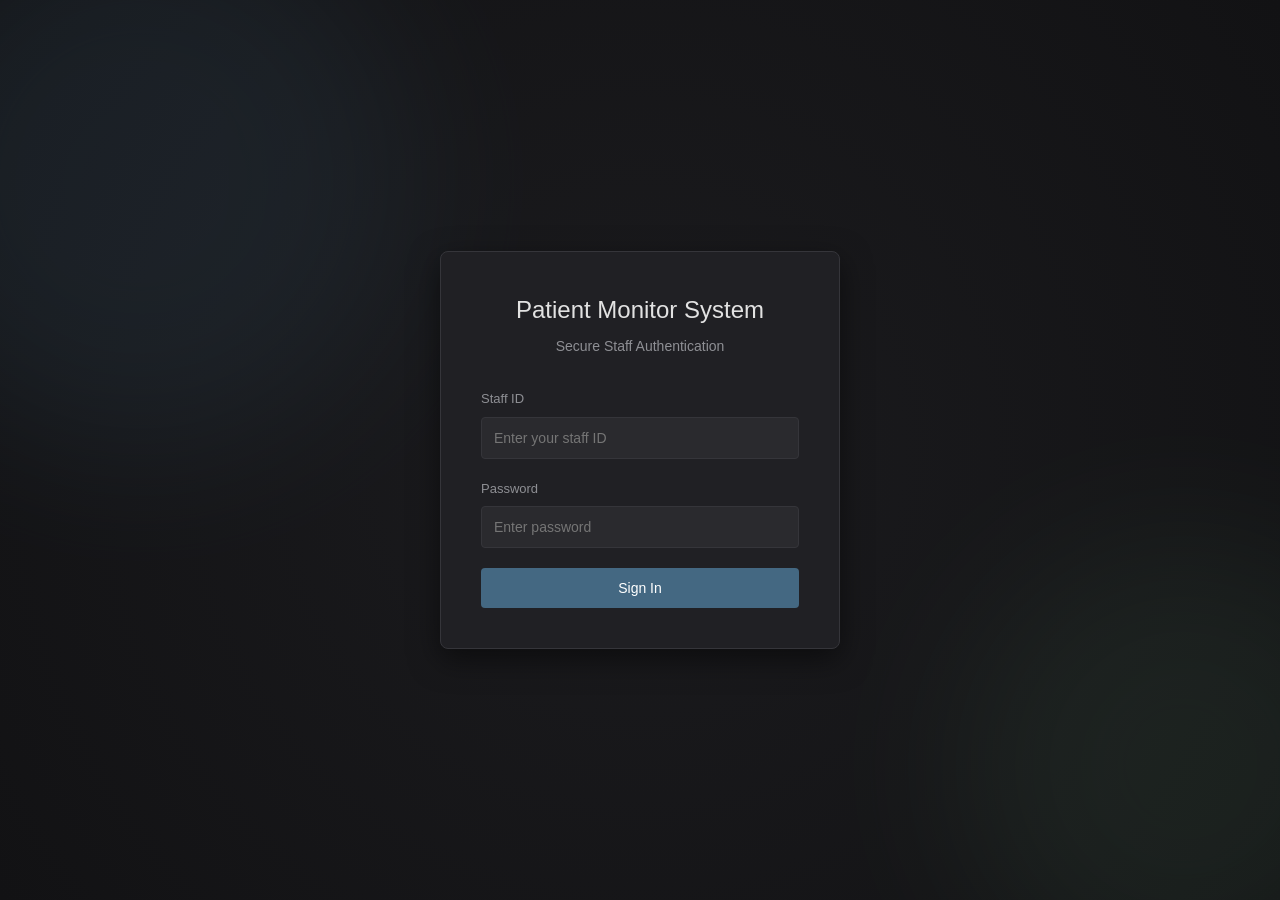
<file: spectre new/human-medical-dashboard/index.html>
<!DOCTYPE html>
<html lang="en">
<head>
    <meta charset="UTF-8">
    <meta name="viewport" content="width=device-width, initial-scale=1.0">
    <title>Medical Dashboard - Login</title>
    <link rel="stylesheet" href="css/styles.css">
</head>
<body class="login-layout">
    <div class="animation-overlay">
        <!-- Subdued CSS-only animation objects -->
        <div class="ambient-shape shape-1"></div>
        <div class="ambient-shape shape-2"></div>
    </div>
    
    <div class="login-container">
        <div class="login-header">
            <h1>Patient Monitor System</h1>
            <p>Secure Staff Authentication</p>
        </div>
        <form id="loginForm" class="login-form">
            <div class="form-group">
                <label for="username">Staff ID</label>
                <input type="text" id="username" placeholder="Enter your staff ID" required>
            </div>
            <div class="form-group">
                <label for="password">Password</label>
                <input type="password" id="password" placeholder="Enter password" required>
            </div>
            <button type="submit" class="primary-btn">Sign In</button>
        </form>
    </div>
    <script src="js/main.js"></script>
</body>
</html>
</file>
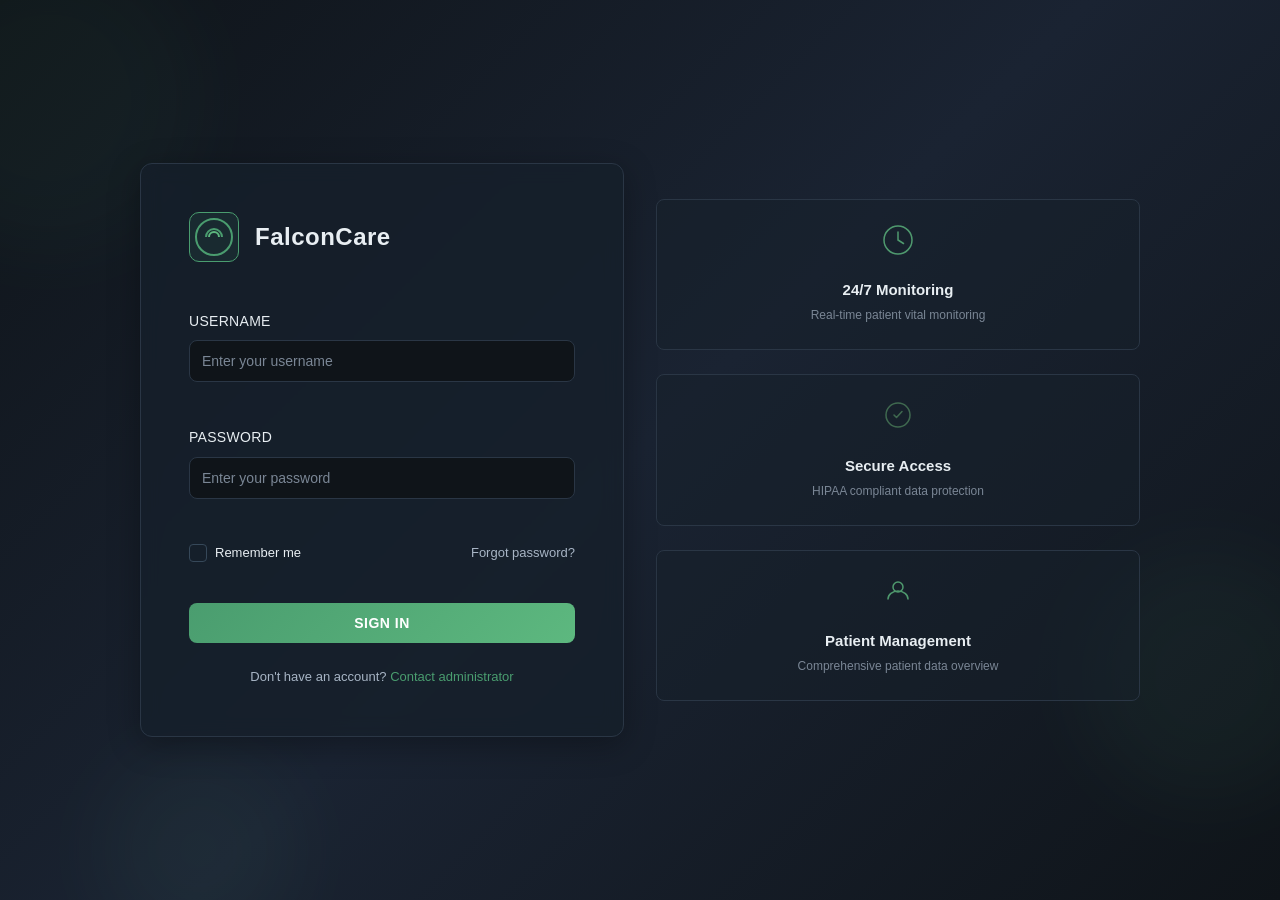
<file: spectre new/medical-dashboard/index.html>
<!DOCTYPE html>
<html lang="en">
<head>
    <meta charset="UTF-8">
    <meta name="viewport" content="width=device-width, initial-scale=1.0">
    <title>Medical Dashboard - Login</title>
    <link rel="stylesheet" href="css/styles.css">
</head>
<body>
    <div class="login-container">
        <!-- Animated background -->
        <div class="background-animation">
            <div class="blob blob-1"></div>
            <div class="blob blob-2"></div>
            <div class="blob blob-3"></div>
        </div>

        <div class="login-wrapper">
            <div class="login-box">
                <div class="login-header">
                    <div class="logo">
                        <svg width="40" height="40" viewBox="0 0 40 40" fill="none">
                            <circle cx="20" cy="20" r="18" stroke="#4a9d6f" stroke-width="2"/>
                            <path d="M12 20C12 15.6 15.6 12 20 12C24.4 12 28 15.6 28 20" stroke="#4a9d6f" stroke-width="2" fill="none"/>
                            <path d="M15 20C15 17.2 17.2 15 20 15C22.8 15 25 17.2 25 20" stroke="#5db87f" stroke-width="2" fill="none"/>
                        </svg>
                    </div>
                    <h1>FalconCare</h1>
                </div>

                <form id="loginForm" class="login-form">
                    <div class="form-group">
                        <label for="username">Username</label>
                        <input 
                            type="text" 
                            id="username" 
                            name="username" 
                            placeholder="Enter your username"
                            required
                        >
                        <div class="form-focus-effect"></div>
                    </div>

                    <div class="form-group">
                        <label for="password">Password</label>
                        <input 
                            type="password" 
                            id="password" 
                            name="password" 
                            placeholder="Enter your password"
                            required
                        >
                        <div class="form-focus-effect"></div>
                    </div>

                    <div class="form-options">
                        <label class="checkbox-container">
                            <input type="checkbox" id="remember">
                            <span class="checkmark"></span>
                            Remember me
                        </label>
                        <a href="#" class="forgot-password">Forgot password?</a>
                    </div>

                    <button type="submit" class="login-btn">Sign In</button>
                </form>

                <div class="login-footer">
                    <p>Don't have an account? <a href="#">Contact administrator</a></p>
                </div>
            </div>

            <div class="login-info">
                <div class="info-item">
                    <div class="info-icon">
                        <svg width="32" height="32" viewBox="0 0 32 32" fill="none">
                            <path d="M16 2C8.27 2 2 8.27 2 16C2 23.73 8.27 30 16 30C23.73 30 30 23.73 30 16C30 8.27 23.73 2 16 2Z" stroke="#5db87f" stroke-width="1.5" fill="none"/>
                            <path d="M16 8V16L21.5 19.5" stroke="#5db87f" stroke-width="1.5" fill="none" stroke-linecap="round"/>
                        </svg>
                    </div>
                    <h3>24/7 Monitoring</h3>
                    <p>Real-time patient vital monitoring</p>
                </div>

                <div class="info-item">
                    <div class="info-icon">
                        <svg width="32" height="32" viewBox="0 0 32 32" fill="none">
                            <path d="M4 16C4 9.37 9.37 4 16 4C22.63 4 28 9.37 28 16C28 22.63 22.63 28 16 28C9.37 28 4 22.63 4 16Z" stroke="#4a7c59" stroke-width="1.5" fill="none"/>
                            <path d="M12 16L14.5 18.5L20 12.5" stroke="#4a7c59" stroke-width="1.5" fill="none" stroke-linecap="round" stroke-linejoin="round"/>
                        </svg>
                    </div>
                    <h3>Secure Access</h3>
                    <p>HIPAA compliant data protection</p>
                </div>

                <div class="info-item">
                    <div class="info-icon">
                        <svg width="32" height="32" viewBox="0 0 32 32" fill="none">
                            <circle cx="16" cy="12" r="5" stroke="#5db87f" stroke-width="1.5" fill="none"/>
                            <path d="M6 24C6 19.58 10.48 16 16 16C21.52 16 26 19.58 26 24" stroke="#5db87f" stroke-width="1.5" fill="none" stroke-linecap="round"/>
                        </svg>
                    </div>
                    <h3>Patient Management</h3>
                    <p>Comprehensive patient data overview</p>
                </div>
            </div>
        </div>
    </div>

    <script src="js/script.js"></script>
</body>
</html>
</file>
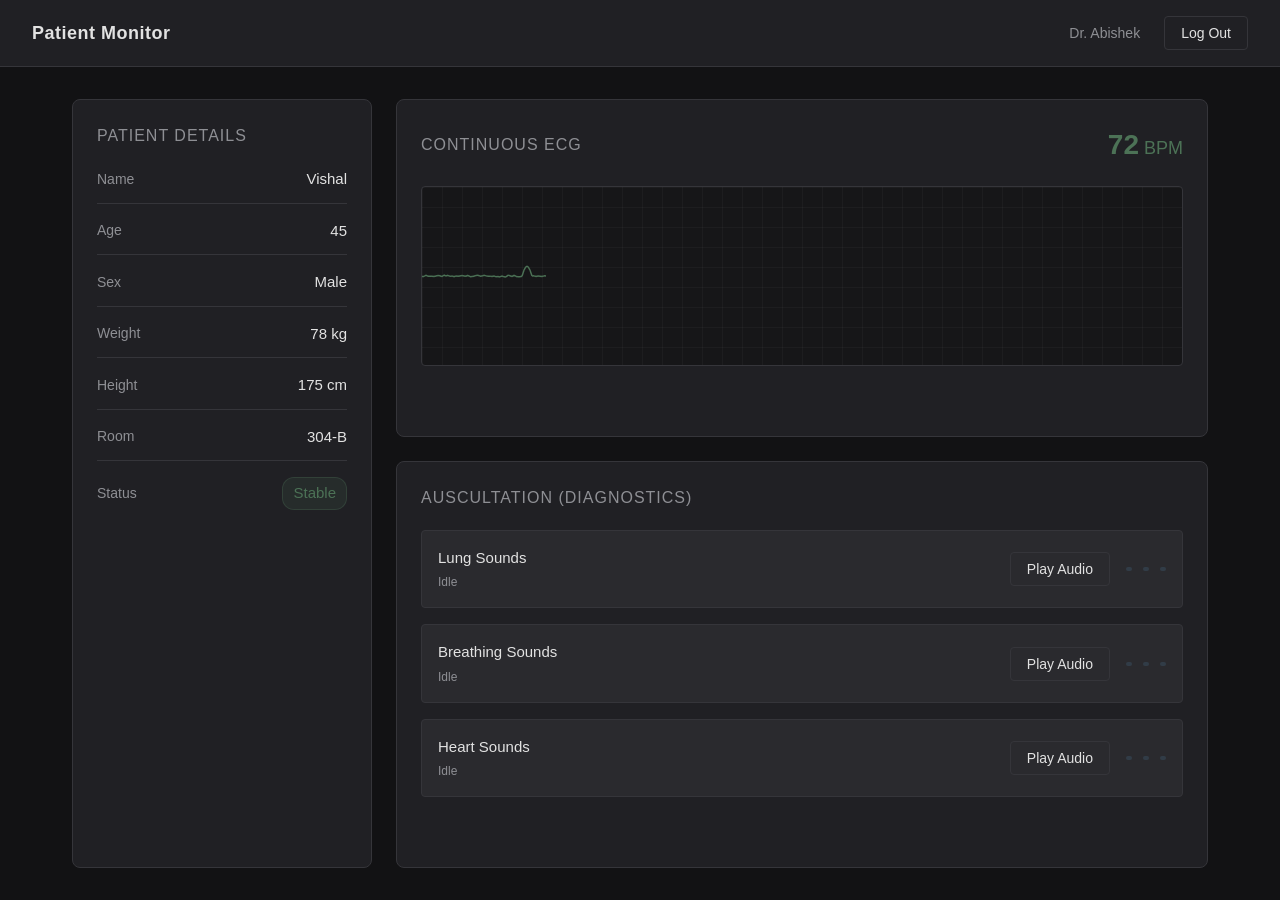
<file: spectre new/human-medical-dashboard/dashboard.html>
<!DOCTYPE html>
<html lang="en">
<head>
    <meta charset="UTF-8">
    <meta name="viewport" content="width=device-width, initial-scale=1.0">
    <title>Monitoring Dashboard</title>
    <link rel="stylesheet" href="css/styles.css">
</head>
<body class="dashboard-layout">
    <nav class="navbar">
        <div class="brand">Patient Monitor</div>
        <div class="nav-actions">
            <span class="staff-info">Dr. Abishek</span>
            <button id="logoutBtn" class="secondary-btn">Log Out</button>
        </div>
    </nav>
    
    <main class="dashboard-grid">
        <!-- Patient Details Section -->
        <section class="patient-card card">
            <h2>Patient Details</h2>
            <div class="details-grid">
                <div class="detail-item">
                    <span class="label">Name</span>
                    <span class="value">Vishal</span>
                </div>
                <div class="detail-item">
                    <span class="label">Age</span>
                    <span class="value">45</span>
                </div>
                <div class="detail-item">
                    <span class="label">Sex</span>
                    <span class="value">Male</span>
                </div>
                <div class="detail-item">
                    <span class="label">Weight</span>
                    <span class="value">78 kg</span>
                </div>
                <div class="detail-item">
                    <span class="label">Height</span>
                    <span class="value">175 cm</span>
                </div>
                <div class="detail-item">
                    <span class="label">Room</span>
                    <span class="value">304-B</span>
                </div>
                <div class="detail-item">
                    <span class="label">Status</span>
                    <span class="value status-stable">Stable</span>
                </div>
            </div>
        </section>

        <!-- ECG Section -->
        <section class="vitals-card card">
            <div class="card-header">
                <h2>Continuous ECG</h2>
                <div class="bpm-display"><span id="bpmValue">72</span> BPM</div>
            </div>
            <div class="ecg-container">
                <canvas id="ecgCanvas"></canvas>
            </div>
        </section>

        <!-- Audio Section -->
        <section class="audio-card card">
            <h2>Auscultation (Diagnostics)</h2>
            <div class="audio-controls">
                <div class="audio-item">
                    <div class="audio-info">
                        <span class="audio-label">Lung Sounds</span>
                        <span class="audio-status">Idle</span>
                    </div>
                    <button class="secondary-btn play-btn" data-target="lungs">Play Audio</button>
                    <div class="audio-wave" id="wave-lungs"></div>
                </div>
                
                <div class="audio-item">
                    <div class="audio-info">
                        <span class="audio-label">Breathing Sounds</span>
                        <span class="audio-status">Idle</span>
                    </div>
                    <button class="secondary-btn play-btn" data-target="breathing">Play Audio</button>
                    <div class="audio-wave" id="wave-breathing"></div>
                </div>
                
                <div class="audio-item">
                    <div class="audio-info">
                        <span class="audio-label">Heart Sounds</span>
                        <span class="audio-status">Idle</span>
                    </div>
                    <button class="secondary-btn play-btn" data-target="heart">Play Audio</button>
                    <div class="audio-wave" id="wave-heart"></div>
                </div>
            </div>
        </section>
    </main>

    <script src="js/main.js"></script>
</body>
</html>
</file>
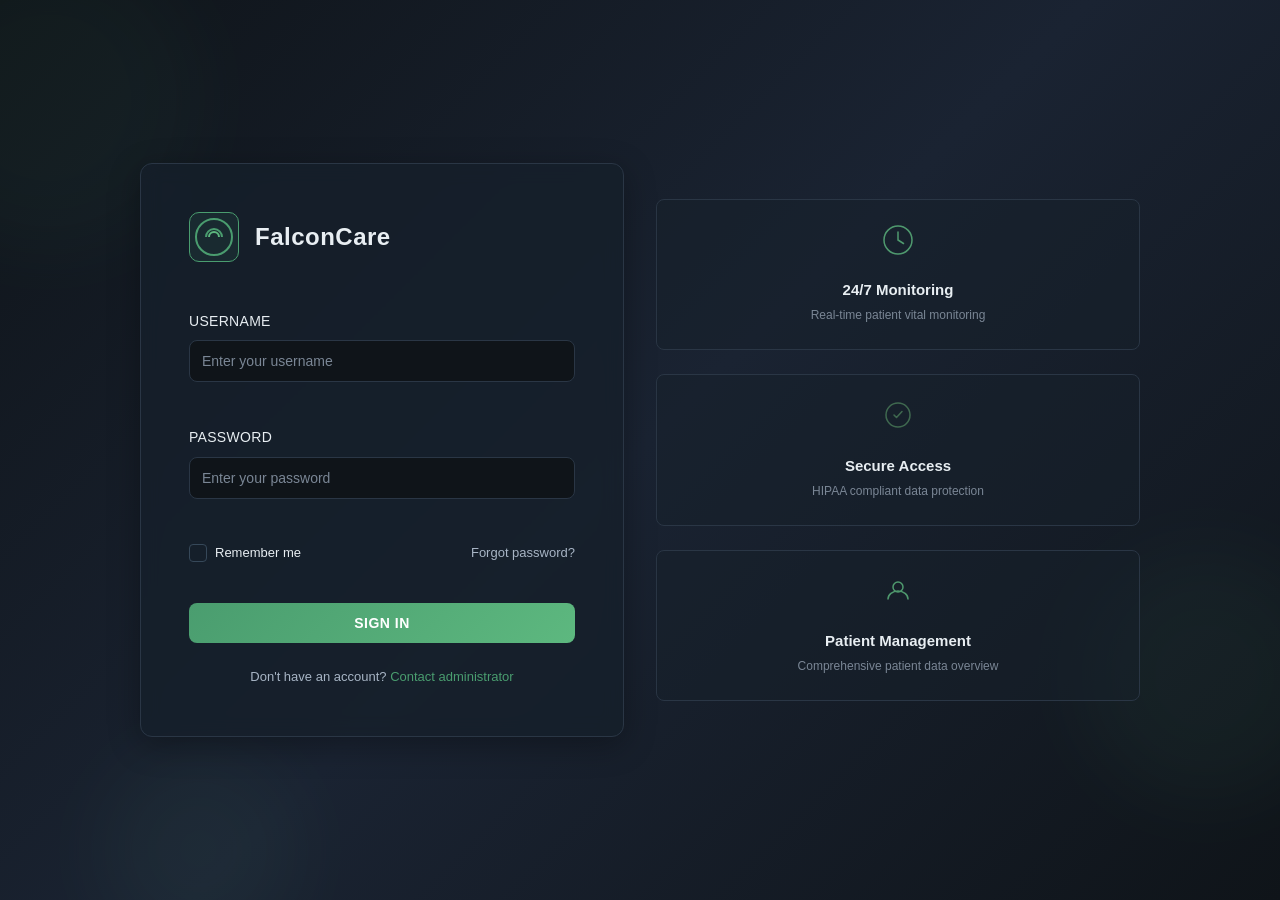
<file: spectre new/medical-dashboard/dashboard.html>
<!DOCTYPE html>
<html lang="en">
<head>
    <meta charset="UTF-8">
    <meta name="viewport" content="width=device-width, initial-scale=1.0">
    <title>Medical Dashboard</title>
    <link rel="stylesheet" href="css/styles.css">
</head>
<body>
    <div class="dashboard-container">
        <!-- Background Animation -->
        <div class="dashboard-background">
            <div class="gradient-orb orb-1"></div>
            <div class="gradient-orb orb-2"></div>
            <div class="gradient-orb orb-3"></div>
        </div>

        <!-- Sidebar Navigation -->
        <aside class="sidebar">
            <div class="sidebar-header">
                <div class="logo-small">
                    <svg width="32" height="32" viewBox="0 0 40 40" fill="none">
                        <circle cx="20" cy="20" r="18" stroke="#4a9d6f" stroke-width="2"/>
                        <path d="M12 20C12 15.6 15.6 12 20 12C24.4 12 28 15.6 28 20" stroke="#4a9d6f" stroke-width="2" fill="none"/>
                    </svg>
                    <span>FalconCare</span>
                </div>
                <button class="sidebar-toggle" id="sidebarToggle">
                    <span></span>
                    <span></span>
                    <span></span>
                </button>
            </div>

            <nav class="sidebar-nav">
                <a href="dashboard.html" class="nav-item active">
                    <svg width="20" height="20" viewBox="0 0 24 24" fill="none" stroke="currentColor">
                        <path d="M3 9l9-7 9 7v11a2 2 0 0 1-2 2H5a2 2 0 0 1-2-2z"></path>
                        <polyline points="9 22 9 12 15 12 15 22"></polyline>
                    </svg>
                    <span>Dashboard</span>
                </a>
                <a href="patients.html" class="nav-item">
                    <svg width="20" height="20" viewBox="0 0 24 24" fill="none" stroke="currentColor">
                        <circle cx="12" cy="8" r="4"></circle>
                        <path d="M4 20c0-4 3.13-7 8-7s8 3 8 7"></path>
                    </svg>
                    <span>Patients</span>
                </a>
                <button class="nav-item" id="reportsNavBtn">
                    <svg width="20" height="20" viewBox="0 0 24 24" fill="none" stroke="currentColor">
                        <line x1="12" y1="5" x2="12" y2="19"></line>
                        <polyline points="19 12 12 19 5 12"></polyline>
                    </svg>
                    <span>Reports</span>
                </button>
                <button class="nav-item" id="alertsNavBtn">
                    <svg width="20" height="20" viewBox="0 0 24 24" fill="none" stroke="currentColor">
                        <path d="M21 15a2 2 0 0 1-2 2H7l-4 4V5a2 2 0 0 1 2-2h14a2 2 0 0 1 2 2z"></path>
                    </svg>
                    <span>Alerts</span>
                </button>
                <button class="nav-item" id="settingsNavBtn">
                    <svg width="20" height="20" viewBox="0 0 24 24" fill="none" stroke="currentColor">
                        <circle cx="12" cy="12" r="1"></circle>
                        <path d="M12 1v6m0 6v6M4.22 4.22l4.24 4.24m5.08 5.08l4.24 4.24M1 12h6m6 0h6M4.22 19.78l4.24-4.24m5.08-5.08l4.24-4.24"></path>
                    </svg>
                    <span>Settings</span>
                </button>
            </nav>

            <div class="sidebar-footer">
                <button class="logout-btn" id="logoutBtn">
                    <svg width="20" height="20" viewBox="0 0 24 24" fill="none" stroke="currentColor">
                        <path d="M9 21H5a2 2 0 0 1-2-2V5a2 2 0 0 1 2-2h4"></path>
                        <polyline points="16 17 21 12 16 7"></polyline>
                        <line x1="21" y1="12" x2="9" y2="12"></line>
                    </svg>
                    <span>Logout</span>
                </button>
            </div>
        </aside>

        <!-- Main Content -->
        <main class="main-content">
            <!-- Header -->
            <header class="top-header">
                <div class="header-left">
                    <h2 id="pageTitle">Dashboard</h2>
                </div>
                <div class="header-right">
                    <div class="search-box">
                        <input type="text" placeholder="Search patient..." id="searchInput">
                        <svg width="18" height="18" viewBox="0 0 24 24" fill="none" stroke="currentColor">
                            <circle cx="11" cy="11" r="8"></circle>
                            <path d="m21 21-4.35-4.35"></path>
                        </svg>
                    </div>
                    <button class="btn-primary add-patient-btn" id="addPatientBtn">
                        <svg width="18" height="18" viewBox="0 0 24 24" fill="none" stroke="currentColor">
                            <circle cx="12" cy="12" r="1"></circle>
                            <path d="M12 1v22M1 12h22"></path>
                        </svg>
                        Add Patient
                    </button>
                    <button class="notification-btn" id="alertsBtn">
                        <svg width="20" height="20" viewBox="0 0 24 24" fill="none" stroke="currentColor">
                            <path d="M18 8A6 6 0 0 0 6 8c0 7-3 9-3 9h18s-3-2-3-9"></path>
                            <path d="M13.73 21a2 2 0 0 1-3.46 0"></path>
                        </svg>
                        <span class="notification-badge" id="alertCount">3</span>
                    </button>
                    <div class="profile-menu">
                        <button class="profile-btn">
                            <div class="avatar">Dr. A</div>
                        </button>
                        <div class="profile-dropdown">
                            <div class="dropdown-item">Profile</div>
                            <div class="dropdown-item">Settings</div>
                            <div class="dropdown-item logout-dropdown">Logout</div>
                        </div>
                    </div>
                </div>
            </header>

            <!-- Dashboard Content -->
            <div class="dashboard-content">
                <!-- Patient Information Card -->
                <section class="patient-section">
                    <div class="patient-card">
                        <div class="patient-header">
                            <div class="patient-avatar">
                                <svg width="80" height="80" viewBox="0 0 24 24" fill="none" stroke="currentColor" stroke-width="1.5">
                                    <circle cx="12" cy="8" r="4"></circle>
                                    <path d="M4 20c0-4 3.13-7 8-7s8 3 8 7"></path>
                                </svg>
                            </div>
                            <div class="patient-info">
                                <h3 id="patientName">John Anderson</h3>
                                <p class="patient-id">ID: #PAT-2024-001</p>
                                <div class="patient-status">Active Monitoring</div>
                            </div>
                            <div class="patient-actions">
                                <button class="btn-icon" title="Edit patient">
                                    <svg width="18" height="18" viewBox="0 0 24 24" fill="none" stroke="currentColor">
                                        <path d="M11 4H4a2 2 0 0 0-2 2v14a2 2 0 0 0 2 2h14a2 2 0 0 0 2-2v-7"></path>
                                        <path d="M18.5 2.5a2.121 2.121 0 0 1 3 3L12 15l-4 1 1-4 9.5-9.5z"></path>
                                    </svg>
                                </button>
                            </div>
                        </div>

                        <div class="patient-details-grid">
                            <div class="detail-item">
                                <span class="detail-label">Age</span>
                                <span class="detail-value" id="patientAge">45</span>
                            </div>
                            <div class="detail-item">
                                <span class="detail-label">Sex</span>
                                <span class="detail-value" id="patientSex">Male</span>
                            </div>
                            <div class="detail-item">
                                <span class="detail-label">Blood Type</span>
                                <span class="detail-value" id="patientBloodType">O+</span>
                            </div>
                            <div class="detail-item">
                                <span class="detail-label">Height</span>
                                <span class="detail-value" id="patientHeight">6'0"</span>
                            </div>
                            <div class="detail-item">
                                <span class="detail-label">Weight</span>
                                <span class="detail-value" id="patientWeight">180 lbs</span>
                            </div>
                            <div class="detail-item">
                                <span class="detail-label">BMI</span>
                                <span class="detail-value" id="patientBMI">24.4</span>
                            </div>
                        </div>

                        <div class="patient-notes">
                            <h4>Medical History</h4>
                            <p id="patientHistory">Hypertension, Type II Diabetes - Controlled with medication</p>
                        </div>
                    </div>
                </section>

                <!-- Vital Signs Overview -->
                <section class="vitals-section">
                    <h2 class="section-title">Vital Signs</h2>
                    <div class="vitals-grid">
                        <div class="vital-card">
                            <div class="vital-icon heart">
                                <svg width="28" height="28" viewBox="0 0 24 24" fill="currentColor">
                                    <path d="M20.84 4.61a5.5 5.5 0 0 0-7.78 0L12 5.67l-1.06-1.06a5.5 5.5 0 0 0-7.78 7.78l1.06 1.06L12 21.23l7.78-7.78 1.06-1.06a5.5 5.5 0 0 0 0-7.78z"></path>
                                </svg>
                            </div>
                            <div class="vital-info">
                                <p class="vital-label">Heart Rate</p>
                                <h3 class="vital-value" id="heartRate">72</h3>
                                <p class="vital-unit">bpm</p>
                                <p class="vital-status normal">Normal Range</p>
                            </div>
                        </div>

                        <div class="vital-card">
                            <div class="vital-icon blood-pressure">
                                <svg width="28" height="28" viewBox="0 0 24 24" fill="none" stroke="currentColor" stroke-width="2">
                                    <path d="M6 9h12M6 13h12M8 17h8"></path>
                                    <circle cx="12" cy="12" r="9"></circle>
                                </svg>
                            </div>
                            <div class="vital-info">
                                <p class="vital-label">Blood Pressure</p>
                                <h3 class="vital-value" id="bloodPressure">120/80</h3>
                                <p class="vital-unit">mmHg</p>
                                <p class="vital-status normal">Normal</p>
                            </div>
                        </div>

                        <div class="vital-card">
                            <div class="vital-icon oxygen">
                                <svg width="28" height="28" viewBox="0 0 24 24" fill="none" stroke="currentColor" stroke-width="2">
                                    <path d="M12 2c-5.5 0-10 4.5-10 10s4.5 10 10 10 10-4.5 10-10S17.5 2 12 2z"></path>
                                    <path d="M12 7v10M7 12h10"></path>
                                </svg>
                            </div>
                            <div class="vital-info">
                                <p class="vital-label">O2 Saturation</p>
                                <h3 class="vital-value" id="oxygen">98</h3>
                                <p class="vital-unit">%</p>
                                <p class="vital-status normal">Excellent</p>
                            </div>
                        </div>

                        <div class="vital-card">
                            <div class="vital-icon temperature">
                                <svg width="28" height="28" viewBox="0 0 24 24" fill="none" stroke="currentColor" stroke-width="2">
                                    <path d="M12 2v20"></path>
                                    <circle cx="12" cy="20" r="3"></circle>
                                    <path d="M12 8c-2.2 0-4-1.8-4-4 0-2.2 1.8-4 4-4s4 1.8 4 4c0 2.2-1.8 4-4 4z"></path>
                                </svg>
                            </div>
                            <div class="vital-info">
                                <p class="vital-label">Temperature</p>
                                <h3 class="vital-value" id="temperature">98.6</h3>
                                <p class="vital-unit">°F</p>
                                <p class="vital-status normal">Normal</p>
                            </div>
                        </div>
                    </div>
                </section>

                <!-- Medical Data Displays -->
                <section class="medical-data-section">
                    <h2 class="section-title">Medical Monitoring</h2>
                    
                    <div class="medical-grid">
                        <!-- ECG Chart -->
                        <div class="medical-card">
                            <div class="card-header">
                                <h3>Heart ECG</h3>
                                <span class="card-badge">Normal</span>
                            </div>
                            <div class="chart-container">
                                <canvas id="ecgChart" width="400" height="200"></canvas>
                            </div>
                            <div class="card-footer">
                                <p class="data-timestamp">Last updated: 2 min ago</p>
                            </div>
                        </div>

                        <!-- Lung Sounds -->
                        <div class="medical-card">
                            <div class="card-header">
                                <h3>Lung Animation</h3>
                                <span class="card-badge" id="lungBadge">Clear</span>
                            </div>
                            <div class="lung-visualization">
                                <canvas id="lungChart" width="350" height="250" style="max-width: 100%; height: auto;"></canvas>
                            </div>
                            <div class="card-footer">
                                <p class="data-timestamp">Last updated: <span id="lungUpdateTime">5 min ago</span></p>
                            </div>
                        </div>

                        <!-- Breathing Rate -->
                        <div class="medical-card">
                            <div class="card-header">
                                <h3>Breathing Analysis</h3>
                                <span class="card-badge">Stable</span>
                            </div>
                            <div class="breathing-visualization">
                                <div class="breathing-indicator">
                                    <div class="breath-wave"></div>
                                    <p class="breathing-rate" id="breathingRate">16</p>
                                    <p class="breathing-unit">breaths/min</p>
                                </div>
                            </div>
                            <div class="card-footer">
                                <p class="data-timestamp">Last updated: 1 min ago</p>
                            </div>
                        </div>

                        <!-- Respiratory Chart -->
                        <div class="medical-card">
                            <div class="card-header">
                                <h3>Respiratory Pattern</h3>
                                <span class="card-badge">Regular</span>
                            </div>
                            <div class="chart-container">
                                <canvas id="respiratoryChart" width="400" height="200"></canvas>
                            </div>
                            <div class="card-footer">
                                <p class="data-timestamp">Last updated: 3 min ago</p>
                            </div>
                        </div>
                    </div>
                </section>

                <!-- Activity and Alerts -->
                <section class="activity-section">
                    <div class="activity-container">
                        <div class="activity-card">
                            <h3>Recent Activity</h3>
                            <div class="activity-list">
                                <div class="activity-item">
                                    <div class="activity-time">10:45 AM</div>
                                    <div class="activity-content">
                                        <p class="activity-title">Vital Signs Check</p>
                                        <p class="activity-desc">All parameters within normal range</p>
                                    </div>
                                </div>
                                <div class="activity-item">
                                    <div class="activity-time">09:30 AM</div>
                                    <div class="activity-content">
                                        <p class="activity-title">Medication Reminder</p>
                                        <p class="activity-desc">Blood pressure medication scheduled</p>
                                    </div>
                                </div>
                                <div class="activity-item">
                                    <div class="activity-time">08:15 AM</div>
                                    <div class="activity-content">
                                        <p class="activity-title">Sleep Data Synced</p>
                                        <p class="activity-desc">7.5 hours of sleep recorded</p>
                                    </div>
                                </div>
                            </div>
                        </div>

                        <div class="alerts-card">
                            <h3>System Alerts</h3>
                            <div class="alerts-list">
                                <div class="alert-item warning">
                                    <div class="alert-icon">
                                        <svg width="16" height="16" viewBox="0 0 24 24" fill="currentColor">
                                            <path d="M1 21h22L12 2 1 21zm12-3h-2v-2h2v2zm0-4h-2v-4h2v4z"></path>
                                        </svg>
                                    </div>
                                    <div class="alert-content">
                                        <p class="alert-title">Follow-up Appointment</p>
                                        <p class="alert-desc">Due in 5 days</p>
                                    </div>
                                </div>
                                <div class="alert-item info">
                                    <div class="alert-icon">
                                        <svg width="16" height="16" viewBox="0 0 24 24" fill="currentColor">
                                            <circle cx="12" cy="12" r="10"></circle>
                                            <path d="M12 16v-4M12 8h.01" fill="white"></path>
                                        </svg>
                                    </div>
                                    <div class="alert-content">
                                        <p class="alert-title">Lab Results Ready</p>
                                        <p class="alert-desc">Click to view results</p>
                                    </div>
                                </div>
                            </div>
                        </div>
                    </div>
                </section>
            </div>
        </main>
    </div>

    <!-- MODALS & INTERACTIVE PANELS -->

    <!-- Add Patient Modal -->
    <div class="modal" id="addPatientModal">
        <div class="modal-content">
            <div class="modal-header">
                <h2>Add New Patient</h2>
                <button class="modal-close" id="closeAddPatientModal">&times;</button>
            </div>
            <div class="modal-body">
                <form id="addPatientForm">
                    <div class="form-group">
                        <label>Patient Name</label>
                        <input type="text" name="name" placeholder="Full Name" required>
                    </div>
                    <div class="form-row">
                        <div class="form-group">
                            <label>Age</label>
                            <input type="number" name="age" placeholder="Age" required>
                        </div>
                        <div class="form-group">
                            <label>Sex</label>
                            <select name="sex" required>
                                <option value="">Select</option>
                                <option value="Male">Male</option>
                                <option value="Female">Female</option>
                            </select>
                        </div>
                    </div>
                    <div class="form-row">
                        <div class="form-group">
                            <label>Blood Type</label>
                            <select name="bloodType" required>
                                <option value="">Select</option>
                                <option value="O+">O+</option>
                                <option value="O-">O-</option>
                                <option value="A+">A+</option>
                                <option value="A-">A-</option>
                                <option value="B+">B+</option>
                                <option value="B-">B-</option>
                                <option value="AB+">AB+</option>
                                <option value="AB-">AB-</option>
                            </select>
                        </div>
                        <div class="form-group">
                            <label>Room Number</label>
                            <input type="text" name="room" placeholder="Room #" required>
                        </div>
                    </div>
                    <div class="form-group">
                        <label>Diagnosis</label>
                        <input type="text" name="diagnosis" placeholder="Primary Diagnosis" required>
                    </div>
                    <div class="form-group">
                        <label>Primary Doctor</label>
                        <input type="text" name="doctor" placeholder="Doctor Name" required>
                    </div>
                    <div class="form-actions">
                        <button type="submit" class="btn-primary">Add Patient</button>
                        <button type="button" class="btn-secondary" id="cancelAddPatient">Cancel</button>
                    </div>
                </form>
            </div>
        </div>
    </div>

    <!-- Reports Panel -->
    <div class="modal" id="reportsModal">
        <div class="modal-content modal-wide">
            <div class="modal-header">
                <h2>Patient Reports</h2>
                <button class="modal-close" id="closeReportsModal">&times;</button>
            </div>
            <div class="modal-body">
                <div class="reports-section">
                    <h3>Available Reports</h3>
                    <div class="reports-grid">
                        <div class="report-card">
                            <svg width="40" height="40" viewBox="0 0 24 24" fill="none" stroke="#4a9d6f">
                                <path d="M14 2H6a2 2 0 0 0-2 2v16a2 2 0 0 0 2 2h12a2 2 0 0 0 2-2V8z"></path>
                                <polyline points="14 2 14 8 20 8"></polyline>
                                <line x1="12" y1="19" x2="12" y2="11"></line>
                                <line x1="9" y1="16" x2="15" y2="16"></line>
                            </svg>
                            <h4>Vital Signs Report</h4>
                            <p>24-hour vital signs summary</p>
                            <button class="btn-small btn-primary">Generate</button>
                        </div>
                        <div class="report-card">
                            <svg width="40" height="40" viewBox="0 0 24 24" fill="none" stroke="#4a9d6f">
                                <line x1="12" y1="5" x2="12" y2="19"></line>
                                <polyline points="19 12 12 19 5 12"></polyline>
                            </svg>
                            <h4>Lab Results</h4>
                            <p>Complete blood work analysis</p>
                            <button class="btn-small btn-primary">Generate</button>
                        </div>
                        <div class="report-card">
                            <svg width="40" height="40" viewBox="0 0 24 24" fill="none" stroke="#4a9d6f">
                                <path d="M21 15a2 2 0 0 1-2 2H7l-4 4V5a2 2 0 0 1 2-2h14a2 2 0 0 1 2 2z"></path>
                            </svg>
                            <h4>Medical History</h4>
                            <p>Complete patient history</p>
                            <button class="btn-small btn-primary">Generate</button>
                        </div>
                        <div class="report-card">
                            <svg width="40" height="40" viewBox="0 0 24 24" fill="none" stroke="#4a9d6f">
                                <circle cx="12" cy="12" r="1"></circle>
                                <path d="M12 1v6m0 6v6"></path>
                            </svg>
                            <h4>Medication List</h4>
                            <p>Current medications & dosages</p>
                            <button class="btn-small btn-primary">Generate</button>
                        </div>
                    </div>
                    <div style="margin-top: 20px; padding: 15px; background: rgba(74, 157, 111, 0.1); border-radius: 8px;">
                        <p><strong>Last PDF Export:</strong> Today at 2:45 PM</p>
                        <p style="margin-top: 8px; font-size: 0.9em;">Reports are automatically saved to patient record</p>
                    </div>
                </div>
            </div>
        </div>
    </div>

    <!-- Alerts Panel -->
    <div class="modal" id="alertsModal">
        <div class="modal-content modal-wide">
            <div class="modal-header">
                <h2>System Alerts & Notifications</h2>
                <button class="modal-close" id="closeAlertsModal">&times;</button>
            </div>
            <div class="modal-body">
                <div class="alerts-section">
                    <div class="alert-filter">
                        <button class="filter-btn active" data-filter="all">All</button>
                        <button class="filter-btn" data-filter="critical">Critical</button>
                        <button class="filter-btn" data-filter="warning">Warning</button>
                        <button class="filter-btn" data-filter="info">Info</button>
                    </div>
                    <div class="alerts-list" id="alertsList">
                        <div class="alert-item alert-critical">
                            <div class="alert-icon">🔴</div>
                            <div class="alert-content">
                                <h4>Critical: HR Alert</h4>
                                <p>Heart rate for Maria Sanchez (PAT-2024-002) exceeded 110 BPM</p>
                                <small>2 minutes ago</small>
                            </div>
                            <button class="btn-small btn-danger">Acknowledge</button>
                        </div>
                        <div class="alert-item alert-warning">
                            <div class="alert-icon">🟡</div>
                            <div class="alert-content">
                                <h4>Warning: O2 Level Low</h4>
                                <p>Oxygen saturation for Jennifer Wu (PAT-2024-004) is 89%</p>
                                <small>8 minutes ago</small>
                            </div>
                            <button class="btn-small btn-danger">Acknowledge</button>
                        </div>
                        <div class="alert-item alert-info">
                            <div class="alert-icon">ℹ️</div>
                            <div class="alert-content">
                                <h4>Information: Medication Due</h4>
                                <p>Robert Thompson (PAT-2024-003) medication dose due in 30 minutes</p>
                                <small>15 minutes ago</small>
                            </div>
                            <button class="btn-small btn-primary">Mark Done</button>
                        </div>
                    </div>
                </div>
            </div>
        </div>
    </div>

    <!-- Settings Panel -->
    <div class="modal" id="settingsModal">
        <div class="modal-content modal-wide">
            <div class="modal-header">
                <h2>Dashboard Settings</h2>
                <button class="modal-close" id="closeSettingsModal">&times;</button>
            </div>
            <div class="modal-body">
                <div class="settings-section">
                    <h3>Display Settings</h3>
                    <div class="setting-item">
                        <div class="setting-label">
                            <label>Dark Theme</label>
                            <p>Currently Active</p>
                        </div>
                        <input type="checkbox" class="toggle-switch" checked>
                    </div>
                    <div class="setting-item">
                        <div class="setting-label">
                            <label>Auto Refresh Vitals</label>
                            <p>Update every 5 seconds</p>
                        </div>
                        <input type="checkbox" class="toggle-switch" checked>
                    </div>
                    <h3 style="margin-top: 30px;">Alert Settings</h3>
                    <div class="setting-item">
                        <div class="setting-label">
                            <label>Critical Alerts</label>
                            <p>Sound enabled</p>
                        </div>
                        <input type="checkbox" class="toggle-switch" checked>
                    </div>
                    <div class="setting-item">
                        <div class="setting-label">
                            <label>Email Notifications</label>
                            <p>Send alerts via email</p>
                        </div>
                        <input type="checkbox" class="toggle-switch">
                    </div>
                    <h3 style="margin-top: 30px;">Chart Settings</h3>
                    <div class="setting-item">
                        <div class="setting-label">
                            <label>Update Frequency</label>
                            <p>Adjust chart animation speed</p>
                        </div>
                        <select style="padding: 8px; border-radius: 4px; border: 1px solid #2a3645; background: #16202b; color: #e8eef2;">
                            <option>Normal (5 sec)</option>
                            <option>Fast (2 sec)</option>
                            <option>Slow (10 sec)</option>
                        </select>
                    </div>
                </div>
            </div>
        </div>
    </div>

    <!-- Modal Overlay -->
    <div class="modal-overlay" id="modalOverlay"></div>

    <script src="js/chart-simulator.js"></script>
    <script src="js/patient-data.js"></script>
    <script src="js/script.js"></script>
</body>
</html>
</file>
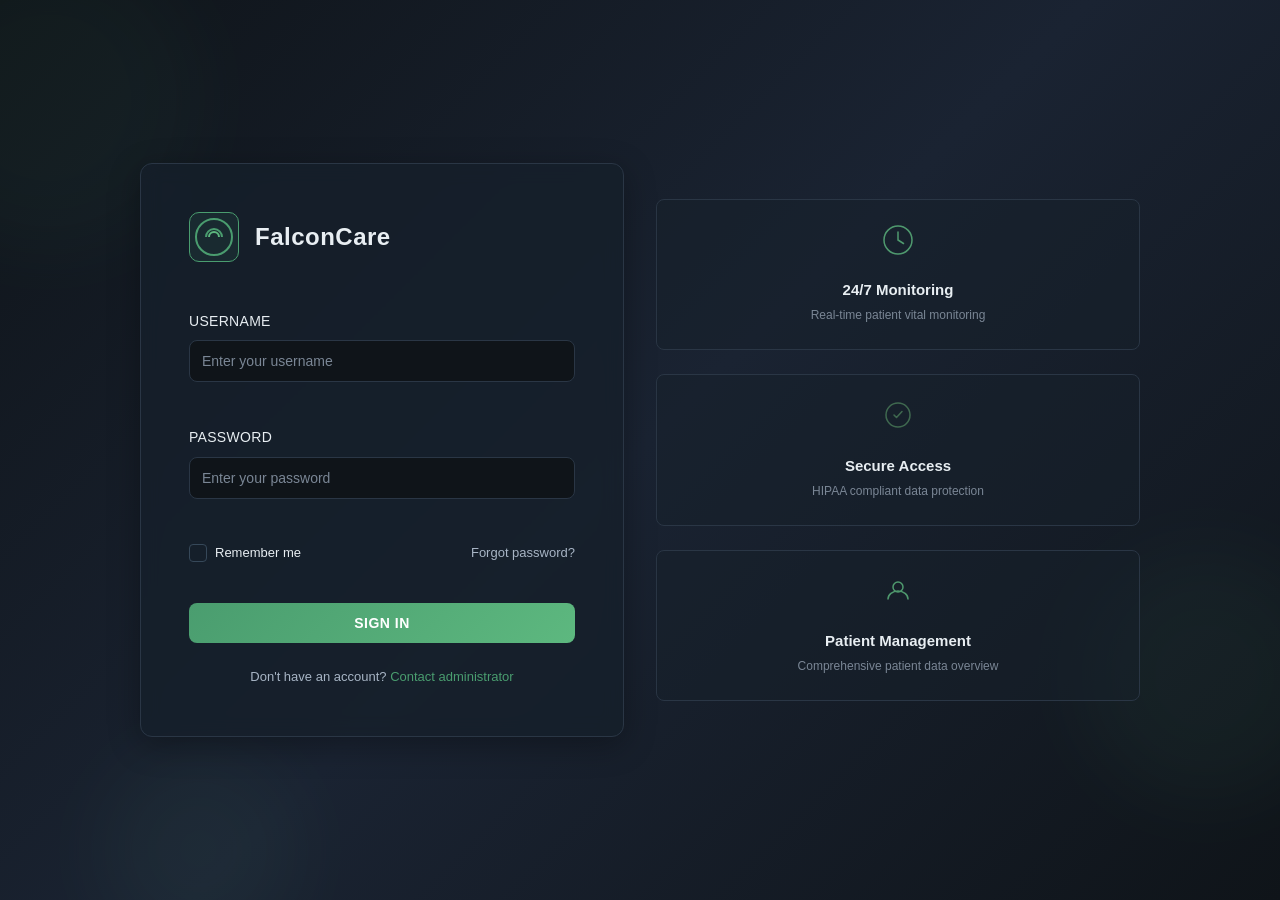
<file: spectre new/medical-dashboard/patients.html>
<!DOCTYPE html>
<html lang="en">
<head>
    <meta charset="UTF-8">
    <meta name="viewport" content="width=device-width, initial-scale=1.0">
    <title>Patient Management - Medical Dashboard</title>
    <link rel="stylesheet" href="css/styles.css">
</head>
<body>
    <div class="dashboard-container">
        <!-- Background Animation -->
        <div class="dashboard-background">
            <div class="gradient-orb orb-1"></div>
            <div class="gradient-orb orb-2"></div>
            <div class="gradient-orb orb-3"></div>
        </div>

        <!-- Sidebar Navigation -->
        <aside class="sidebar">
            <div class="sidebar-header">
                <div class="logo-small">
                    <svg width="32" height="32" viewBox="0 0 40 40" fill="none">
                        <circle cx="20" cy="20" r="18" stroke="#4a9d6f" stroke-width="2"/>
                        <path d="M12 20C12 15.6 15.6 12 20 12C24.4 12 28 15.6 28 20" stroke="#4a9d6f" stroke-width="2" fill="none"/>
                    </svg>
                    <span>FalconCare</span>
                </div>
                <button class="sidebar-toggle" id="sidebarToggle">
                    <span></span>
                    <span></span>
                    <span></span>
                </button>
            </div>

            <nav class="sidebar-nav">
                <a href="dashboard.html" class="nav-item">
                    <svg width="20" height="20" viewBox="0 0 24 24" fill="none" stroke="currentColor">
                        <path d="M3 9l9-7 9 7v11a2 2 0 0 1-2 2H5a2 2 0 0 1-2-2z"></path>
                        <polyline points="9 22 9 12 15 12 15 22"></polyline>
                    </svg>
                    <span>Dashboard</span>
                </a>
                <a href="patients.html" class="nav-item active">
                    <svg width="20" height="20" viewBox="0 0 24 24" fill="none" stroke="currentColor">
                        <circle cx="12" cy="8" r="4"></circle>
                        <path d="M4 20c0-4 3.13-7 8-7s8 3 8 7"></path>
                    </svg>
                    <span>Patients</span>
                </a>
                <a href="#" class="nav-item" id="reportsNavBtn">
                    <svg width="20" height="20" viewBox="0 0 24 24" fill="none" stroke="currentColor">
                        <line x1="12" y1="5" x2="12" y2="19"></line>
                        <polyline points="19 12 12 19 5 12"></polyline>
                    </svg>
                    <span>Reports</span>
                </a>
                <a href="#" class="nav-item" id="alertsNavBtn">
                    <svg width="20" height="20" viewBox="0 0 24 24" fill="none" stroke="currentColor">
                        <path d="M21 15a2 2 0 0 1-2 2H7l-4 4V5a2 2 0 0 1 2-2h14a2 2 0 0 1 2 2z"></path>
                    </svg>
                    <span>Alerts</span>
                </a>
                <a href="#" class="nav-item" id="settingsNavBtn">
                    <svg width="20" height="20" viewBox="0 0 24 24" fill="none" stroke="currentColor">
                        <circle cx="12" cy="12" r="1"></circle>
                        <path d="M12 1v6m0 6v6M4.22 4.22l4.24 4.24m5.08 5.08l4.24 4.24M1 12h6m6 0h6M4.22 19.78l4.24-4.24m5.08-5.08l4.24-4.24"></path>
                    </svg>
                    <span>Settings</span>
                </a>
            </nav>

            <div class="sidebar-footer">
                <button class="logout-btn" id="logoutBtn">
                    <svg width="20" height="20" viewBox="0 0 24 24" fill="none" stroke="currentColor">
                        <path d="M9 21H5a2 2 0 0 1-2-2V5a2 2 0 0 1 2-2h4"></path>
                        <polyline points="16 17 21 12 16 7"></polyline>
                        <line x1="21" y1="12" x2="9" y2="12"></line>
                    </svg>
                    <span>Logout</span>
                </button>
            </div>
        </aside>

        <!-- Main Content -->
        <main class="main-content">
            <!-- Header -->
            <header class="top-header">
                <div class="header-left">
                    <h2 id="pageTitle">Patient Management</h2>
                </div>
                <div class="header-right">
                    <div class="search-box">
                        <input type="text" placeholder="Search patient..." id="searchInput">
                        <svg width="18" height="18" viewBox="0 0 24 24" fill="none" stroke="currentColor">
                            <circle cx="11" cy="11" r="8"></circle>
                            <path d="m21 21-4.35-4.35"></path>
                        </svg>
                    </div>
                    <button class="notification-btn">
                        <svg width="20" height="20" viewBox="0 0 24 24" fill="none" stroke="currentColor">
                            <path d="M18 8A6 6 0 0 0 6 8c0 7-3 9-3 9h18s-3-2-3-9"></path>
                            <path d="M13.73 21a2 2 0 0 1-3.46 0"></path>
                        </svg>
                        <span class="notification-badge">2</span>
                    </button>
                    <div class="profile-menu">
                        <button class="profile-btn">
                            <div class="avatar">Dr. A</div>
                        </button>
                        <div class="profile-dropdown">
                            <div class="dropdown-item">Profile</div>
                            <div class="dropdown-item">Settings</div>
                            <div class="dropdown-item logout-dropdown">Logout</div>
                        </div>
                    </div>
                </div>
            </header>

            <!-- Patients Content -->
            <div class="dashboard-content">
                <!-- Filter Section -->
                <section class="filter-section">
                    <div class="filter-container">
                        <h3>Filter by Status</h3>
                        <div class="filter-buttons">
                            <button class="filter-btn active" data-filter="all">All Patients</button>
                            <button class="filter-btn" data-filter="critical">Critical</button>
                            <button class="filter-btn" data-filter="warning">Warning</button>
                            <button class="filter-btn" data-filter="stable">Stable</button>
                        </div>
                    </div>
                </section>

                <!-- Patients Grid -->
                <section class="patients-section">
                    <h2 class="section-title">Active Patients</h2>
                    <div class="patients-grid" id="patientsGrid">
                        <!-- Patients will be loaded here by JavaScript -->
                    </div>
                </section>

                <!-- Add Patient Button (for future) -->
                <section class="add-patient-section">
                    <button id="addPatientBtn" class="btn-add-patient" type="button">
                        <svg width="20" height="20" viewBox="0 0 24 24" fill="none" stroke="currentColor">
                            <line x1="12" y1="5" x2="12" y2="19"></line>
                            <line x1="5" y1="12" x2="19" y2="12"></line>
                        </svg>
                        <span>Add New Patient</span>
                    </button>
                </section>
            </div>
        </main>
    </div>

    <!-- MODALS & INTERACTIVE PANELS -->

    <!-- Add Patient Modal -->
    <div class="modal" id="addPatientModal">
        <div class="modal-content">
            <div class="modal-header">
                <h2>Add New Patient</h2>
                <button class="modal-close" id="closeAddPatientModal">&times;</button>
            </div>
            <div class="modal-body">
                <form id="addPatientForm">
                    <div class="form-group">
                        <label>Patient Name</label>
                        <input type="text" name="name" placeholder="Full Name" required>
                    </div>
                    <div class="form-row">
                        <div class="form-group">
                            <label>Age</label>
                            <input type="number" name="age" placeholder="Age" required>
                        </div>
                        <div class="form-group">
                            <label>Sex</label>
                            <select name="sex" required>
                                <option value="">Select</option>
                                <option value="Male">Male</option>
                                <option value="Female">Female</option>
                            </select>
                        </div>
                    </div>
                    <div class="form-row">
                        <div class="form-group">
                            <label>Blood Type</label>
                            <select name="bloodType" required>
                                <option value="">Select</option>
                                <option value="O+">O+</option>
                                <option value="O-">O-</option>
                                <option value="A+">A+</option>
                                <option value="A-">A-</option>
                                <option value="B+">B+</option>
                                <option value="B-">B-</option>
                                <option value="AB+">AB+</option>
                                <option value="AB-">AB-</option>
                            </select>
                        </div>
                        <div class="form-group">
                            <label>Room Number</label>
                            <input type="text" name="room" placeholder="Room #" required>
                        </div>
                    </div>
                    <div class="form-group">
                        <label>Diagnosis</label>
                        <input type="text" name="diagnosis" placeholder="Primary Diagnosis" required>
                    </div>
                    <div class="form-group">
                        <label>Primary Doctor</label>
                        <input type="text" name="doctor" placeholder="Doctor Name" required>
                    </div>
                    <div class="form-actions">
                        <button type="submit" class="btn-primary">Add Patient</button>
                        <button type="button" class="btn-secondary" id="cancelAddPatient">Cancel</button>
                    </div>
                </form>
            </div>
        </div>
    </div>

    <!-- Reports Panel -->
    <div class="modal" id="reportsModal">
        <div class="modal-content modal-wide">
            <div class="modal-header">
                <h2>Patient Reports</h2>
                <button class="modal-close" id="closeReportsModal">&times;</button>
            </div>
            <div class="modal-body">
                <div class="reports-section">
                    <h3>Available Reports</h3>
                    <div class="reports-grid">
                        <div class="report-card">
                            <svg width="40" height="40" viewBox="0 0 24 24" fill="none" stroke="#4a9d6f">
                                <path d="M14 2H6a2 2 0 0 0-2 2v16a2 2 0 0 0 2 2h12a2 2 0 0 0 2-2V8z"></path>
                                <polyline points="14 2 14 8 20 8"></polyline>
                                <line x1="12" y1="19" x2="12" y2="11"></line>
                                <line x1="9" y1="16" x2="15" y2="16"></line>
                            </svg>
                            <h4>Vital Signs Report</h4>
                            <p>24-hour vital signs summary</p>
                            <button class="btn-small btn-primary">Generate</button>
                        </div>
                        <div class="report-card">
                            <svg width="40" height="40" viewBox="0 0 24 24" fill="none" stroke="#4a9d6f">
                                <line x1="12" y1="5" x2="12" y2="19"></line>
                                <polyline points="19 12 12 19 5 12"></polyline>
                            </svg>
                            <h4>Lab Results</h4>
                            <p>Complete blood work analysis</p>
                            <button class="btn-small btn-primary">Generate</button>
                        </div>
                        <div class="report-card">
                            <svg width="40" height="40" viewBox="0 0 24 24" fill="none" stroke="#4a9d6f">
                                <path d="M21 15a2 2 0 0 1-2 2H7l-4 4V5a2 2 0 0 1 2-2h14a2 2 0 0 1 2 2z"></path>
                            </svg>
                            <h4>Medical History</h4>
                            <p>Complete patient history</p>
                            <button class="btn-small btn-primary">Generate</button>
                        </div>
                        <div class="report-card">
                            <svg width="40" height="40" viewBox="0 0 24 24" fill="none" stroke="#4a9d6f">
                                <circle cx="12" cy="12" r="1"></circle>
                                <path d="M12 1v6m0 6v6"></path>
                            </svg>
                            <h4>Medication List</h4>
                            <p>Current medications & dosages</p>
                            <button class="btn-small btn-primary">Generate</button>
                        </div>
                    </div>
                    <div style="margin-top: 20px; padding: 15px; background: rgba(74, 157, 111, 0.1); border-radius: 8px;">
                        <p><strong>Last PDF Export:</strong> Today at 2:45 PM</p>
                        <p style="margin-top: 8px; font-size: 0.9em;">Reports are automatically saved to patient record</p>
                    </div>
                </div>
            </div>
        </div>
    </div>

    <!-- Alerts Panel -->
    <div class="modal" id="alertsModal">
        <div class="modal-content modal-wide">
            <div class="modal-header">
                <h2>System Alerts & Notifications</h2>
                <button class="modal-close" id="closeAlertsModal">&times;</button>
            </div>
            <div class="modal-body">
                <div class="alerts-section">
                    <div class="alert-filter">
                        <button class="filter-btn active" data-filter="all">All</button>
                        <button class="filter-btn" data-filter="critical">Critical</button>
                        <button class="filter-btn" data-filter="warning">Warning</button>
                        <button class="filter-btn" data-filter="info">Info</button>
                    </div>
                    <div class="alerts-list" id="alertsList">
                        <div class="alert-item alert-critical">
                            <div class="alert-icon">🔴</div>
                            <div class="alert-content">
                                <h4>Critical: HR Alert</h4>
                                <p>Heart rate for Maria Sanchez (PAT-2024-002) exceeded 110 BPM</p>
                                <small>2 minutes ago</small>
                            </div>
                            <button class="btn-small btn-danger">Acknowledge</button>
                        </div>
                        <div class="alert-item alert-warning">
                            <div class="alert-icon">🟡</div>
                            <div class="alert-content">
                                <h4>Warning: O2 Level Low</h4>
                                <p>Oxygen saturation for Jennifer Wu (PAT-2024-004) is 89%</p>
                                <small>8 minutes ago</small>
                            </div>
                            <button class="btn-small btn-danger">Acknowledge</button>
                        </div>
                        <div class="alert-item alert-info">
                            <div class="alert-icon">ℹ️</div>
                            <div class="alert-content">
                                <h4>Information: Medication Due</h4>
                                <p>Robert Thompson (PAT-2024-003) medication dose due in 30 minutes</p>
                                <small>15 minutes ago</small>
                            </div>
                            <button class="btn-small btn-primary">Mark Done</button>
                        </div>
                    </div>
                </div>
            </div>
        </div>
    </div>

    <!-- Settings Panel -->
    <div class="modal" id="settingsModal">
        <div class="modal-content modal-wide">
            <div class="modal-header">
                <h2>Dashboard Settings</h2>
                <button class="modal-close" id="closeSettingsModal">&times;</button>
            </div>
            <div class="modal-body">
                <div class="settings-section">
                    <h3>Display Settings</h3>
                    <div class="setting-item">
                        <div class="setting-label">
                            <label>Dark Theme</label>
                            <p>Currently Active</p>
                        </div>
                        <input type="checkbox" class="toggle-switch" checked>
                    </div>
                    <div class="setting-item">
                        <div class="setting-label">
                            <label>Auto Refresh Vitals</label>
                            <p>Update every 5 seconds</p>
                        </div>
                        <input type="checkbox" class="toggle-switch" checked>
                    </div>
                    <h3 style="margin-top: 30px;">Alert Settings</h3>
                    <div class="setting-item">
                        <div class="setting-label">
                            <label>Critical Alerts</label>
                            <p>Sound enabled</p>
                        </div>
                        <input type="checkbox" class="toggle-switch" checked>
                    </div>
                    <div class="setting-item">
                        <div class="setting-label">
                            <label>Email Notifications</label>
                            <p>Send alerts via email</p>
                        </div>
                        <input type="checkbox" class="toggle-switch">
                    </div>
                    <h3 style="margin-top: 30px;">Chart Settings</h3>
                    <div class="setting-item">
                        <div class="setting-label">
                            <label>Update Frequency</label>
                            <p>Adjust chart animation speed</p>
                        </div>
                        <select style="padding: 8px; border-radius: 4px; border: 1px solid #2a3645; background: #16202b; color: #e8eef2;">
                            <option>Normal (5 sec)</option>
                            <option>Fast (2 sec)</option>
                            <option>Slow (10 sec)</option>
                        </select>
                    </div>
                </div>
            </div>
        </div>
    </div>

    <!-- Modal Overlay -->
    <div class="modal-overlay" id="modalOverlay"></div>

    <script src="js/patient-data.js"></script>
    <script src="js/patients-manager.js"></script>
    <script src="js/script.js"></script>
</body>
</html>
</file>
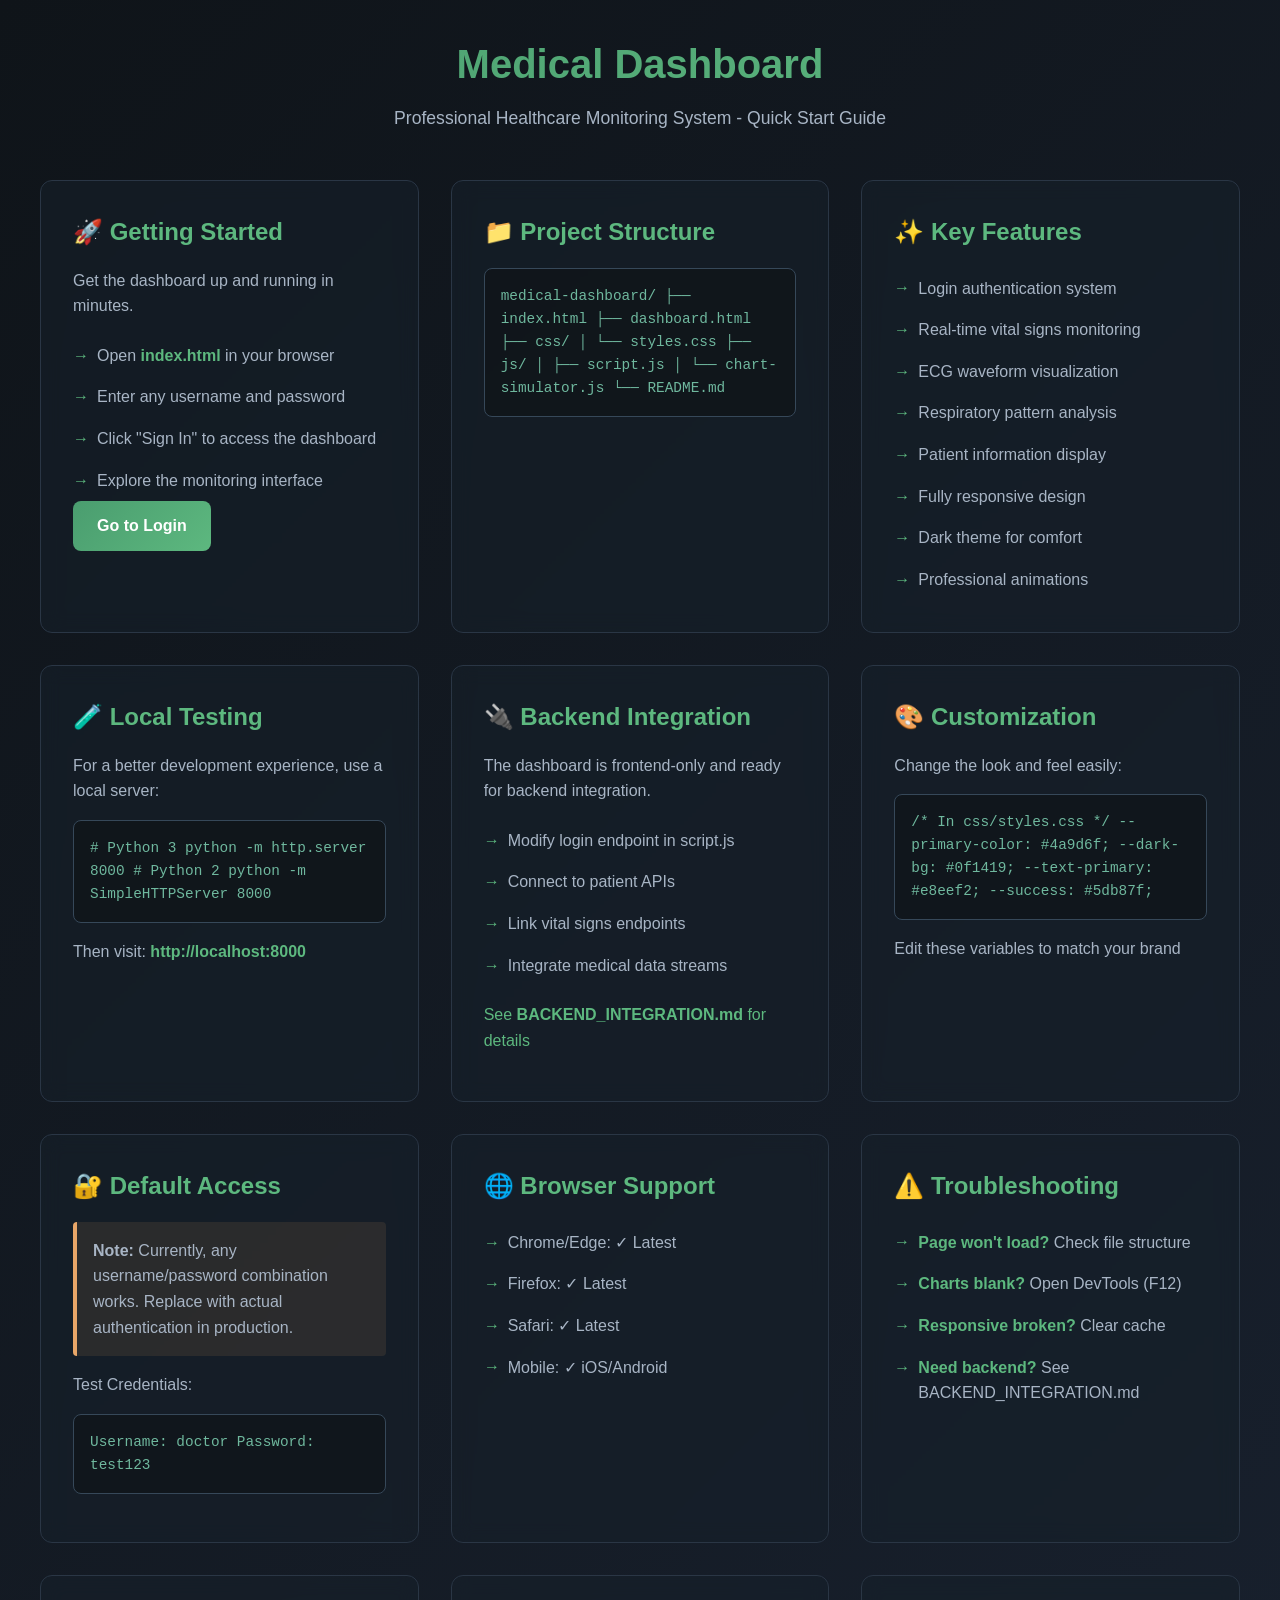
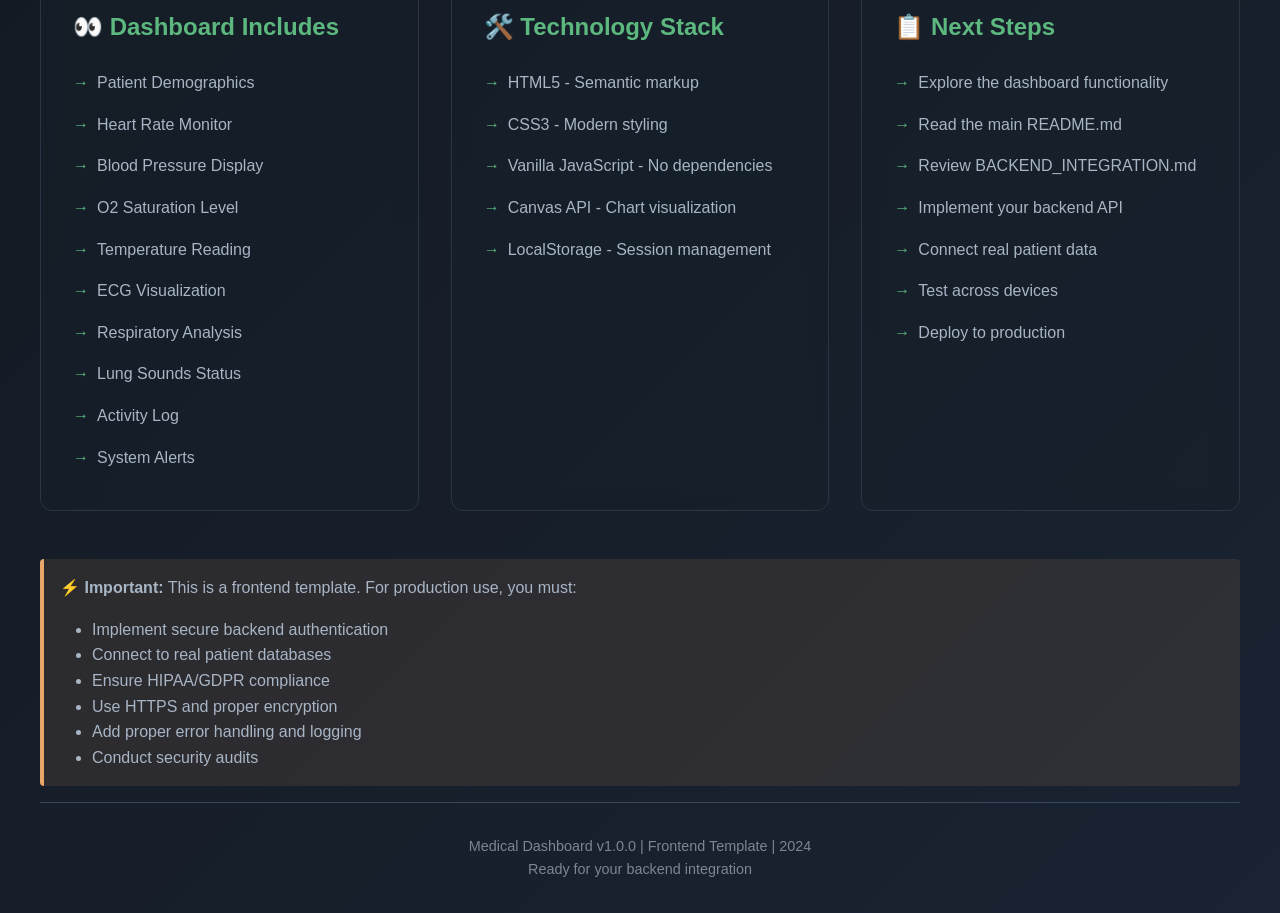
<file: spectre new/medical-dashboard/quickstart.html>
<!DOCTYPE html>
<html lang="en">
<head>
    <meta charset="UTF-8">
    <meta name="viewport" content="width=device-width, initial-scale=1.0">
    <title>Medical Dashboard - Quick Start</title>
    <style>
        * {
            margin: 0;
            padding: 0;
            box-sizing: border-box;
        }

        body {
            font-family: -apple-system, BlinkMacSystemFont, 'Segoe UI', Roboto, sans-serif;
            background: linear-gradient(135deg, #0f1419 0%, #1a2332 100%);
            color: #e8eef2;
            line-height: 1.6;
            padding: 2rem;
        }

        .container {
            max-width: 1200px;
            margin: 0 auto;
        }

        header {
            text-align: center;
            margin-bottom: 3rem;
        }

        h1 {
            font-size: 2.5rem;
            margin-bottom: 0.5rem;
            background: linear-gradient(135deg, #4a9d6f, #5db87f);
            -webkit-background-clip: text;
            -webkit-text-fill-color: transparent;
            background-clip: text;
        }

        .subtitle {
            color: #a8b5c5;
            font-size: 1.1rem;
        }

        .grid {
            display: grid;
            grid-template-columns: repeat(auto-fit, minmax(300px, 1fr));
            gap: 2rem;
            margin-bottom: 3rem;
        }

        .card {
            background: rgba(22, 32, 43, 0.6);
            border: 1px solid #2a3645;
            border-radius: 12px;
            padding: 2rem;
            backdrop-filter: blur(10px);
        }

        .card h2 {
            color: #5db87f;
            margin-bottom: 1rem;
            font-size: 1.5rem;
        }

        .card p {
            color: #a8b5c5;
            margin-bottom: 1rem;
        }

        .code-block {
            background: rgba(15, 20, 25, 0.8);
            border: 1px solid #364859;
            border-radius: 8px;
            padding: 1rem;
            overflow-x: auto;
            font-family: 'Courier New', monospace;
            font-size: 0.9rem;
            color: #6fb89e;
            margin: 1rem 0;
        }

        .btn {
            display: inline-block;
            background: linear-gradient(135deg, #4a9d6f 0%, #5db87f 100%);
            color: white;
            padding: 0.75rem 1.5rem;
            border-radius: 8px;
            text-decoration: none;
            font-weight: 600;
            transition: transform 0.3s ease;
            border: none;
            cursor: pointer;
        }

        .btn:hover {
            transform: translateY(-2px);
        }

        .list {
            list-style: none;
            color: #a8b5c5;
        }

        .list li {
            padding: 0.5rem 0;
            padding-left: 1.5rem;
            position: relative;
        }

        .list li:before {
            content: "→";
            position: absolute;
            left: 0;
            color: #5db87f;
            font-weight: bold;
        }

        .highlight {
            color: #5db87f;
            font-weight: 600;
        }

        .warning {
            background: rgba(232, 166, 104, 0.1);
            border-left: 4px solid #e8a668;
            padding: 1rem;
            border-radius: 4px;
            margin: 1rem 0;
            color: #a8b5c5;
        }

        footer {
            text-align: center;
            padding-top: 2rem;
            border-top: 1px solid #364859;
            color: #7a8695;
            font-size: 0.9rem;
        }

        @media (max-width: 768px) {
            h1 {
                font-size: 1.8rem;
            }

            .grid {
                grid-template-columns: 1fr;
            }
        }
    </style>
</head>
<body>
    <div class="container">
        <header>
            <h1>Medical Dashboard</h1>
            <p class="subtitle">Professional Healthcare Monitoring System - Quick Start Guide</p>
        </header>

        <div class="grid">
            <!-- Getting Started -->
            <div class="card">
                <h2>🚀 Getting Started</h2>
                <p>Get the dashboard up and running in minutes.</p>
                <ol class="list">
                    <li>Open <span class="highlight">index.html</span> in your browser</li>
                    <li>Enter any username and password</li>
                    <li>Click "Sign In" to access the dashboard</li>
                    <li>Explore the monitoring interface</li>
                </ol>
                <div class="btn" onclick="window.location.href='index.html'">Go to Login</div>
            </div>

            <!-- File Structure -->
            <div class="card">
                <h2>📁 Project Structure</h2>
                <div class="code-block">
medical-dashboard/
├── index.html
├── dashboard.html
├── css/
│   └── styles.css
├── js/
│   ├── script.js
│   └── chart-simulator.js
└── README.md
                </div>
            </div>

            <!-- Features Overview -->
            <div class="card">
                <h2>✨ Key Features</h2>
                <ul class="list">
                    <li>Login authentication system</li>
                    <li>Real-time vital signs monitoring</li>
                    <li>ECG waveform visualization</li>
                    <li>Respiratory pattern analysis</li>
                    <li>Patient information display</li>
                    <li>Fully responsive design</li>
                    <li>Dark theme for comfort</li>
                    <li>Professional animations</li>
                </ul>
            </div>

            <!-- Local Testing -->
            <div class="card">
                <h2>🧪 Local Testing</h2>
                <p>For a better development experience, use a local server:</p>
                <div class="code-block">
# Python 3
python -m http.server 8000

# Python 2
python -m SimpleHTTPServer 8000
                </div>
                <p>Then visit: <span class="highlight">http://localhost:8000</span></p>
            </div>

            <!-- Backend Integration -->
            <div class="card">
                <h2>🔌 Backend Integration</h2>
                <p>The dashboard is frontend-only and ready for backend integration.</p>
                <ul class="list">
                    <li>Modify login endpoint in script.js</li>
                    <li>Connect to patient APIs</li>
                    <li>Link vital signs endpoints</li>
                    <li>Integrate medical data streams</li>
                </ul>
                <p style="margin-top: 1rem; color: #5db87f;">See <span class="highlight">BACKEND_INTEGRATION.md</span> for details</p>
            </div>

            <!-- Customization -->
            <div class="card">
                <h2>🎨 Customization</h2>
                <p>Change the look and feel easily:</p>
                <div class="code-block">
/* In css/styles.css */
--primary-color: #4a9d6f;
--dark-bg: #0f1419;
--text-primary: #e8eef2;
--success: #5db87f;
                </div>
                <p style="margin-top: 1rem;">Edit these variables to match your brand</p>
            </div>

            <!-- Default Credentials -->
            <div class="card">
                <h2>🔐 Default Access</h2>
                <div class="warning">
                    <strong>Note:</strong> Currently, any username/password combination works. Replace with actual authentication in production.
                </div>
                <p>Test Credentials:</p>
                <div class="code-block">
Username: doctor
Password: test123
                </div>
            </div>

            <!-- Browser Support -->
            <div class="card">
                <h2>🌐 Browser Support</h2>
                <ul class="list">
                    <li>Chrome/Edge: ✓ Latest</li>
                    <li>Firefox: ✓ Latest</li>
                    <li>Safari: ✓ Latest</li>
                    <li>Mobile: ✓ iOS/Android</li>
                </ul>
            </div>

            <!-- Common Issues -->
            <div class="card">
                <h2>⚠️ Troubleshooting</h2>
                <ul class="list">
                    <li><span class="highlight">Page won't load?</span> Check file structure</li>
                    <li><span class="highlight">Charts blank?</span> Open DevTools (F12)</li>
                    <li><span class="highlight">Responsive broken?</span> Clear cache</li>
                    <li><span class="highlight">Need backend?</span> See BACKEND_INTEGRATION.md</li>
                </ul>
            </div>

            <!-- Dashboard Preview -->
            <div class="card">
                <h2>👀 Dashboard Includes</h2>
                <ul class="list">
                    <li>Patient Demographics</li>
                    <li>Heart Rate Monitor</li>
                    <li>Blood Pressure Display</li>
                    <li>O2 Saturation Level</li>
                    <li>Temperature Reading</li>
                    <li>ECG Visualization</li>
                    <li>Respiratory Analysis</li>
                    <li>Lung Sounds Status</li>
                    <li>Activity Log</li>
                    <li>System Alerts</li>
                </ul>
            </div>

            <!-- Technology Stack -->
            <div class="card">
                <h2>🛠️ Technology Stack</h2>
                <ul class="list">
                    <li>HTML5 - Semantic markup</li>
                    <li>CSS3 - Modern styling</li>
                    <li>Vanilla JavaScript - No dependencies</li>
                    <li>Canvas API - Chart visualization</li>
                    <li>LocalStorage - Session management</li>
                </ul>
            </div>

            <!-- Next Steps -->
            <div class="card">
                <h2>📋 Next Steps</h2>
                <ol class="list">
                    <li>Explore the dashboard functionality</li>
                    <li>Read the main README.md</li>
                    <li>Review BACKEND_INTEGRATION.md</li>
                    <li>Implement your backend API</li>
                    <li>Connect real patient data</li>
                    <li>Test across devices</li>
                    <li>Deploy to production</li>
                </ol>
            </div>
        </div>

        <div class="warning" style="grid-column: 1 / -1;">
            <strong>⚡ Important:</strong> This is a frontend template. For production use, you must:
            <ul style="margin-top: 1rem; margin-left: 2rem;">
                <li>Implement secure backend authentication</li>
                <li>Connect to real patient databases</li>
                <li>Ensure HIPAA/GDPR compliance</li>
                <li>Use HTTPS and proper encryption</li>
                <li>Add proper error handling and logging</li>
                <li>Conduct security audits</li>
            </ul>
        </div>

        <footer>
            <p>Medical Dashboard v1.0.0 | Frontend Template | 2024</p>
            <p>Ready for your backend integration</p>
        </footer>
    </div>
</body>
</html>
</file>
<file: spectre new/human-medical-dashboard/css/styles.css>
:root {
    --bg-dark: #121214;
    --bg-card: #202024;
    --bg-input: #2A2A2E;
    
    --text-main: #E2E2E2;
    --text-muted: #8E8F94;
    
    --accent-blue: #446882;
    --accent-blue-hover: #5A83A1;
    --accent-green: #4C7256;
    --accent-red: #8B4A4A;
    
    --border-color: #35353A;
    
    --radius-sm: 4px;
    --radius-md: 8px;
    
    --font-family: -apple-system, BlinkMacSystemFont, "Segoe UI", Roboto, Helvetica, Arial, sans-serif;
}

* {
    box-sizing: border-box;
    margin: 0;
    padding: 0;
}

body {
    font-family: var(--font-family);
    background-color: var(--bg-dark);
    color: var(--text-main);
    line-height: 1.5;
    -webkit-font-smoothing: antialiased;
}

/* ==================================
   LOGIN PAGE
================================== */
.login-layout {
    display: flex;
    justify-content: center;
    align-items: center;
    min-height: 100vh;
    overflow: hidden;
    position: relative;
}

.animation-overlay {
    position: absolute;
    top: 0;
    left: 0;
    width: 100%;
    height: 100%;
    z-index: 0;
    overflow: hidden;
    background: radial-gradient(circle at center, #1b1b1e 0%, #121214 100%);
}

.ambient-shape {
    position: absolute;
    border-radius: 50%;
    filter: blur(80px);
    opacity: 0.15;
    animation: drift 20s infinite alternate ease-in-out;
}

.shape-1 {
    width: 60vh;
    height: 60vh;
    background: #446882;
    top: -10vh;
    left: -10vw;
}

.shape-2 {
    width: 50vh;
    height: 50vh;
    background: #4C7256;
    bottom: -10vh;
    right: -10vw;
    animation-delay: -10s;
}

@keyframes drift {
    0% { transform: translate(0, 0) scale(1); }
    100% { transform: translate(10vw, 5vh) scale(1.1); }
}

.login-container {
    position: relative;
    z-index: 10;
    background-color: var(--bg-card);
    padding: 40px;
    border-radius: var(--radius-md);
    border: 1px solid var(--border-color);
    width: 100%;
    max-width: 400px;
    box-shadow: 0 10px 30px rgba(0, 0, 0, 0.5);
}

.login-header {
    text-align: center;
    margin-bottom: 32px;
}

.login-header h1 {
    font-size: 24px;
    font-weight: 500;
    margin-bottom: 8px;
    color: var(--text-main);
}

.login-header p {
    font-size: 14px;
    color: var(--text-muted);
}

.form-group {
    margin-bottom: 20px;
}

.form-group label {
    display: block;
    font-size: 13px;
    margin-bottom: 8px;
    color: var(--text-muted);
}

.form-group input {
    width: 100%;
    padding: 12px;
    background-color: var(--bg-input);
    border: 1px solid var(--border-color);
    border-radius: var(--radius-sm);
    color: var(--text-main);
    font-family: inherit;
    font-size: 14px;
    transition: border-color 0.2s;
}

.form-group input:focus {
    outline: none;
    border-color: var(--accent-blue);
}

button {
    font-family: inherit;
    cursor: pointer;
    border: none;
    border-radius: var(--radius-sm);
    font-size: 14px;
    font-weight: 500;
    transition: background-color 0.2s, opacity 0.2s;
}

.primary-btn {
    width: 100%;
    padding: 12px;
    background-color: var(--accent-blue);
    color: white;
}

.primary-btn:hover {
    background-color: var(--accent-blue-hover);
}

.secondary-btn {
    padding: 8px 16px;
    background-color: transparent;
    border: 1px solid var(--border-color);
    color: var(--text-main);
}

.secondary-btn:hover {
    background-color: var(--bg-input);
}

/* ==================================
   DASHBOARD PAGE
================================== */
.dashboard-layout {
    display: flex;
    flex-direction: column;
    min-height: 100vh;
}

.navbar {
    display: flex;
    justify-content: space-between;
    align-items: center;
    padding: 16px 32px;
    background-color: var(--bg-card);
    border-bottom: 1px solid var(--border-color);
}

.brand {
    font-size: 18px;
    font-weight: 600;
    letter-spacing: 0.5px;
}

.nav-actions {
    display: flex;
    align-items: center;
    gap: 24px;
}

.staff-info {
    font-size: 14px;
    color: var(--text-muted);
}

.dashboard-grid {
    display: grid;
    grid-template-columns: 1fr;
    gap: 24px;
    padding: 32px;
    max-width: 1200px;
    margin: 0 auto;
    width: 100%;
    flex: 1;
}

@media (min-width: 900px) {
    .dashboard-grid {
        grid-template-columns: 300px 1fr;
        grid-template-rows: auto auto;
    }
    
    .patient-card {
        grid-column: 1 / 2;
        grid-row: 1 / 3;
    }

    .vitals-card {
        grid-column: 2 / 3;
        grid-row: 1 / 2;
    }

    .audio-card {
        grid-column: 2 / 3;
        grid-row: 2 / 3;
    }
}

.card {
    background-color: var(--bg-card);
    border: 1px solid var(--border-color);
    border-radius: var(--radius-md);
    padding: 24px;
}

.card h2 {
    font-size: 16px;
    font-weight: 500;
    margin-bottom: 20px;
    color: var(--text-muted);
    text-transform: uppercase;
    letter-spacing: 1px;
}

/* Patient Details */
.details-grid {
    display: flex;
    flex-direction: column;
    gap: 16px;
}

.detail-item {
    display: flex;
    justify-content: space-between;
    align-items: center;
    padding-bottom: 12px;
    border-bottom: 1px solid var(--border-color);
}

.detail-item:last-child {
    border-bottom: none;
}

.detail-item .label {
    color: var(--text-muted);
    font-size: 14px;
}

.detail-item .value {
    font-weight: 500;
    font-size: 15px;
}

.status-stable {
    color: var(--accent-green);
    background-color: rgba(76, 114, 86, 0.15);
    padding: 4px 10px;
    border-radius: 12px;
    font-size: 12px;
    border: 1px solid rgba(76, 114, 86, 0.3);
}

/* ECG Card */
.vitals-card {
    display: flex;
    flex-direction: column;
}

.card-header {
    display: flex;
    justify-content: space-between;
    align-items: center;
    margin-bottom: 20px;
}

.card-header h2 {
    margin-bottom: 0;
}

.bpm-display {
    font-size: 18px;
    color: var(--accent-green);
}

.bpm-display span {
    font-size: 28px;
    font-weight: 600;
}

.ecg-container {
    background-color: #161618;
    border: 1px solid var(--border-color);
    border-radius: var(--radius-sm);
    height: 180px;
    width: 100%;
    position: relative;
    overflow: hidden;
    /* Subtle grid background */
    background-image: 
        linear-gradient(rgba(255, 255, 255, 0.03) 1px, transparent 1px),
        linear-gradient(90deg, rgba(255, 255, 255, 0.03) 1px, transparent 1px);
    background-size: 20px 20px;
}

canvas {
    display: block;
    width: 100%;
    height: 100%;
}

/* Audio Controls */
.audio-controls {
    display: flex;
    flex-direction: column;
    gap: 16px;
}

.audio-item {
    display: flex;
    align-items: center;
    gap: 16px;
    background-color: var(--bg-input);
    padding: 16px;
    border-radius: var(--radius-sm);
    border: 1px solid var(--border-color);
}

.audio-info {
    flex: 1;
    display: flex;
    flex-direction: column;
}

.audio-label {
    font-size: 15px;
    font-weight: 500;
}

.audio-status {
    font-size: 12px;
    color: var(--text-muted);
    margin-top: 4px;
}

.audio-item button {
    min-width: 100px;
}

/* Audio Wave Visualizer */
.audio-wave {
    width: 40px;
    height: 24px;
    display: flex;
    align-items: center;
    justify-content: space-between;
    opacity: 0.3;
}

.audio-wave.playing {
    opacity: 1;
}

.audio-wave::before,
.audio-wave::after,
.audio-wave .bar {
    content: '';
    display: block;
    width: 6px;
    background-color: var(--accent-blue);
    border-radius: 3px;
    height: 4px; /* Default height when idle */
    transition: height 0.2s ease;
}

/* Simple animation for 'playing' state */
.audio-wave.playing::before {
    animation: bar-jump 1s infinite ease-in-out;
}
.audio-wave.playing .bar {
    animation: bar-jump 1.2s infinite ease-in-out -0.4s;
}
.audio-wave.playing::after {
    animation: bar-jump 0.9s infinite ease-in-out -0.2s;
}

@keyframes bar-jump {
    0%, 100% { height: 8px; }
    50% { height: 24px; }
}

@media (max-width: 600px) {
    .audio-item {
        flex-direction: column;
        align-items: flex-start;
    }
    
    .audio-wave {
        display: none;
    }
}
</file>
<file: spectre new/medical-dashboard/css/styles.css>
* {
    margin: 0;
    padding: 0;
    box-sizing: border-box;
}

:root {
    /* Color Palette - Muted and Professional */
    --primary-color: #4a9d6f;
    --secondary-color: #5db87f;
    --accent-color: #6bb893;
    --dark-bg: #0f1419;
    --dark-bg-secondary: #16202b;
    --dark-bg-tertiary: #1e2936;
    --text-primary: #e8eef2;
    --text-secondary: #a8b5c5;
    --text-tertiary: #7a8695;
    --border-color: #2a3645;
    --border-light: #364859;
    --success: #5db87f;
    --warning: #e8a668;
    --danger: #d97563;
    --info: #6fa8dc;
    
    /* Spacing */
    --spacing-xs: 0.25rem;
    --spacing-sm: 0.5rem;
    --spacing-md: 1rem;
    --spacing-lg: 1.5rem;
    --spacing-xl: 2rem;
    --spacing-2xl: 3rem;
    
    /* Transitions */
    --transition-smooth: all 0.3s cubic-bezier(0.4, 0, 0.2, 1);
    --transition-fast: all 0.15s ease;
}

body {
    font-family: -apple-system, BlinkMacSystemFont, 'Segoe UI', Roboto, 'Helvetica Neue', Arial, sans-serif;
    background: linear-gradient(135deg, var(--dark-bg) 0%, var(--dark-bg-secondary) 100%);
    color: var(--text-primary);
    line-height: 1.6;
    font-size: 14px;
    overflow-x: hidden;
}

/* ===========================
   LOGIN PAGE STYLES
   =========================== */

.login-container {
    min-height: 100vh;
    display: flex;
    align-items: center;
    justify-content: center;
    padding: var(--spacing-md);
    position: relative;
    overflow: hidden;
    background: linear-gradient(135deg, #0f1419 0%, #1a2332 50%, #0f1419 100%);
}

.background-animation {
    position: absolute;
    inset: 0;
    z-index: 0;
    overflow: hidden;
}

.blob {
    position: absolute;
    border-radius: 50%;
    opacity: 0.05;
    filter: blur(40px);
    animation: float 8s ease-in-out infinite;
}

.blob-1 {
    width: 300px;
    height: 300px;
    background: var(--primary-color);
    top: -50px;
    left: -100px;
    animation-delay: 0s;
}

.blob-2 {
    width: 250px;
    height: 250px;
    background: var(--secondary-color);
    bottom: 100px;
    right: -50px;
    animation-delay: 2s;
}

.blob-3 {
    width: 200px;
    height: 200px;
    background: var(--accent-color);
    bottom: -50px;
    left: 100px;
    animation-delay: 4s;
}

@keyframes float {
    0%, 100% {
        transform: translate(0, 0);
    }
    25% {
        transform: translate(20px, -20px);
    }
    50% {
        transform: translate(-20px, 20px);
    }
    75% {
        transform: translate(-20px, -20px);
    }
}

.login-wrapper {
    display: grid;
    grid-template-columns: 1fr 1fr;
    gap: var(--spacing-xl);
    max-width: 1000px;
    width: 100%;
    position: relative;
    z-index: 1;
}

.login-box {
    background: rgba(22, 32, 43, 0.8);
    backdrop-filter: blur(10px);
    border: 1px solid var(--border-color);
    border-radius: 12px;
    padding: var(--spacing-2xl);
    box-shadow: 0 8px 32px rgba(0, 0, 0, 0.3);
    animation: slideIn 0.6s ease-out;
}

@keyframes slideIn {
    from {
        opacity: 0;
        transform: translateY(20px);
    }
    to {
        opacity: 1;
        transform: translateY(0);
    }
}

.login-header {
    display: flex;
    align-items: center;
    margin-bottom: var(--spacing-2xl);
    gap: var(--spacing-md);
}

.logo {
    display: flex;
    align-items: center;
    justify-content: center;
    width: 50px;
    height: 50px;
    background: rgba(74, 157, 111, 0.1);
    border: 1px solid var(--primary-color);
    border-radius: 10px;
    transition: var(--transition-smooth);
}

.logo:hover {
    background: rgba(74, 157, 111, 0.15);
}

.login-header h1 {
    font-size: 24px;
    font-weight: 600;
    letter-spacing: 0.5px;
}

.login-form {
    display: flex;
    flex-direction: column;
    gap: var(--spacing-lg);
}

.form-group {
    position: relative;
}

.form-group label {
    display: block;
    margin-bottom: var(--spacing-sm);
    font-size: 13px;
    font-weight: 500;
    color: var(--text-secondary);
    text-transform: uppercase;
    letter-spacing: 0.3px;
}

.form-group input {
    width: 100%;
    padding: 12px 14px;
    background: rgba(30, 41, 54, 0.5);
    border: 1px solid var(--border-color);
    border-radius: 8px;
    color: var(--text-primary);
    font-size: 14px;
    transition: var(--transition-smooth);
}

.form-group input::placeholder {
    color: var(--text-tertiary);
}

.form-group input:focus {
    outline: none;
    background: rgba(30, 41, 54, 0.8);
    border-color: var(--primary-color);
    box-shadow: 0 0 0 3px rgba(74, 157, 111, 0.1);
}

.form-options {
    display: flex;
    justify-content: space-between;
    align-items: center;
    font-size: 13px;
}

.checkbox-container {
    display: flex;
    align-items: center;
    gap: var(--spacing-sm);
    cursor: pointer;
    user-select: none;
}

.checkbox-container input {
    display: none;
}

.checkmark {
    width: 18px;
    height: 18px;
    border: 1.5px solid var(--border-light);
    border-radius: 4px;
    display: flex;
    align-items: center;
    justify-content: center;
    transition: var(--transition-fast);
}

.checkbox-container input:checked + .checkmark {
    background: var(--primary-color);
    border-color: var(--primary-color);
}

.checkbox-container input:checked + .checkmark::after {
    content: '✓';
    color: var(--dark-bg);
    font-size: 12px;
    font-weight: bold;
}

.forgot-password {
    color: var(--text-secondary);
    text-decoration: none;
    transition: var(--transition-fast);
}

.forgot-password:hover {
    color: var(--primary-color);
}

.login-btn {
    padding: 12px 20px;
    background: linear-gradient(135deg, var(--primary-color) 0%, var(--secondary-color) 100%);
    border: none;
    border-radius: 8px;
    color: white;
    font-size: 14px;
    font-weight: 600;
    cursor: pointer;
    transition: var(--transition-smooth);
    text-transform: uppercase;
    letter-spacing: 0.5px;
    margin-top: var(--spacing-md);
}

.login-btn:hover {
    transform: translateY(-2px);
    box-shadow: 0 8px 20px rgba(74, 157, 111, 0.3);
}

.login-btn:active {
    transform: translateY(0);
}

.login-footer {
    text-align: center;
    margin-top: var(--spacing-lg);
    font-size: 13px;
    color: var(--text-secondary);
}

.login-footer a {
    color: var(--primary-color);
    text-decoration: none;
    transition: var(--transition-fast);
}

.login-footer a:hover {
    text-decoration: underline;
}

.login-info {
    display: flex;
    flex-direction: column;
    justify-content: center;
    gap: var(--spacing-lg);
    animation: slideInRight 0.6s ease-out;
}

@keyframes slideInRight {
    from {
        opacity: 0;
        transform: translateX(20px);
    }
    to {
        opacity: 1;
        transform: translateX(0);
    }
}

.info-item {
    display: flex;
    flex-direction: column;
    align-items: center;
    text-align: center;
    padding: var(--spacing-lg);
    background: rgba(22, 32, 43, 0.5);
    border: 1px solid var(--border-color);
    border-radius: 8px;
    transition: var(--transition-smooth);
}

.info-item:hover {
    background: rgba(22, 32, 43, 0.8);
    border-color: var(--border-light);
    transform: translateY(-4px);
}

.info-icon {
    margin-bottom: var(--spacing-md);
    opacity: 0.8;
}

.info-item h3 {
    font-size: 15px;
    font-weight: 600;
    margin-bottom: var(--spacing-xs);
}

.info-item p {
    font-size: 12px;
    color: var(--text-tertiary);
}

@media (max-width: 768px) {
    .login-wrapper {
        grid-template-columns: 1fr;
    }

    .login-info {
        display: none;
    }

    .login-box {
        padding: var(--spacing-xl);
    }
}

/* ===========================
   DASHBOARD STYLES
   =========================== */

.dashboard-container {
    display: grid;
    grid-template-columns: 260px 1fr;
    min-height: 100vh;
    position: relative;
}

.dashboard-background {
    position: fixed;
    inset: 0;
    z-index: 0;
    pointer-events: none;
}

.gradient-orb {
    position: absolute;
    border-radius: 50%;
    filter: blur(80px);
    opacity: 0.03;
    animation: float 15s ease-in-out infinite;
}

.orb-1 {
    width: 400px;
    height: 400px;
    background: var(--primary-color);
    top: -20%;
    right: -10%;
}

.orb-2 {
    width: 300px;
    height: 300px;
    background: var(--secondary-color);
    bottom: 5%;
    left: 10%;
    animation-delay: 3s;
}

.orb-3 {
    width: 350px;
    height: 350px;
    background: var(--accent-color);
    top: 50%;
    left: -5%;
    animation-delay: 6s;
}

@keyframes float {
    0%, 100% {
        transform: translate(0, 0);
    }
    33% {
        transform: translate(30px, -30px);
    }
    66% {
        transform: translate(-30px, 30px);
    }
}

/* Sidebar */
.sidebar {
    background: var(--dark-bg-secondary);
    border-right: 1px solid var(--border-color);
    padding: var(--spacing-lg);
    position: relative;
    z-index: 100;
    height: 100vh;
    overflow-y: auto;
    display: flex;
    flex-direction: column;
}

.sidebar-header {
    display: flex;
    justify-content: space-between;
    align-items: center;
    margin-bottom: var(--spacing-2xl);
}

.logo-small {
    display: flex;
    align-items: center;
    gap: var(--spacing-sm);
    font-weight: 600;
    font-size: 16px;
    letter-spacing: 0.3px;
}

.logo-small svg {
    opacity: 0.9;
}

.sidebar-toggle {
    display: none;
    flex-direction: column;
    gap: 4px;
    background: none;
    border: none;
    cursor: pointer;
}

.sidebar-toggle span {
    width: 20px;
    height: 2px;
    background: var(--text-secondary);
    transition: var(--transition-fast);
}

.sidebar-nav {
    display: flex;
    flex-direction: column;
    gap: var(--spacing-sm);
    flex: 1;
}

.nav-item {
    display: flex;
    align-items: center;
    gap: var(--spacing-md);
    padding: 12px 14px;
    border-radius: 8px;
    color: var(--text-secondary);
    text-decoration: none;
    transition: var(--transition-smooth);
    font-size: 14px;
    font-weight: 500;
}

/* Ensure nav items that are buttons have no unexpected native styling */
.nav-item {
    background: transparent;
    border: none;
    cursor: pointer;
    appearance: none;
    -webkit-appearance: none;
    text-align: left;
}

.nav-item:hover,
.nav-item.active {
    background: rgba(74, 157, 111, 0.1);
    color: var(--primary-color);
    border-left: 3px solid var(--primary-color);
    padding-left: 11px;
}

.nav-item svg {
    width: 18px;
    height: 18px;
    stroke-width: 2;
}

.sidebar-footer {
    margin-top: auto;
    padding-top: var(--spacing-lg);
    border-top: 1px solid var(--border-color);
}

.logout-btn {
    display: flex;
    align-items: center;
    gap: var(--spacing-md);
    width: 100%;
    padding: 12px 14px;
    background: rgba(217, 117, 99, 0.05);
    border: 1px solid rgba(217, 117, 99, 0.2);
    border-radius: 8px;
    color: var(--danger);
    font-size: 14px;
    font-weight: 500;
    cursor: pointer;
    transition: var(--transition-smooth);
}

.logout-btn:hover {
    background: rgba(217, 117, 99, 0.1);
    border-color: var(--danger);
}

/* Main Content */
.main-content {
    display: flex;
    flex-direction: column;
    position: relative;
    z-index: 1;
}

.top-header {
    background: rgba(22, 32, 43, 0.6);
    border-bottom: 1px solid var(--border-color);
    padding: var(--spacing-lg) var(--spacing-2xl);
    display: flex;
    justify-content: space-between;
    align-items: center;
    backdrop-filter: blur(10px);
    position: sticky;
    top: 0;
    z-index: 50;
}

.header-left h2 {
    font-size: 24px;
    font-weight: 600;
}

.header-right {
    display: flex;
    align-items: center;
    gap: var(--spacing-lg);
}

.search-box {
    display: flex;
    align-items: center;
    background: rgba(30, 41, 54, 0.5);
    border: 1px solid var(--border-color);
    border-radius: 8px;
    padding: 8px 12px;
    max-width: 250px;
    gap: var(--spacing-sm);
}

.search-box input {
    background: none;
    border: none;
    color: var(--text-primary);
    flex: 1;
    font-size: 13px;
}

.search-box input::placeholder {
    color: var(--text-tertiary);
}

.search-box input:focus {
    outline: none;
}

.search-box svg {
    color: var(--text-tertiary);
    width: 16px;
    height: 16px;
}

.notification-btn {
    position: relative;
    background: none;
    border: none;
    color: var(--text-secondary);
    cursor: pointer;
    transition: var(--transition-fast);
    padding: 6px;
}

.notification-btn:hover {
    color: var(--primary-color);
}

.notification-badge {
    position: absolute;
    top: -2px;
    right: -2px;
    background: var(--danger);
    color: white;
    border-radius: 50%;
    width: 18px;
    height: 18px;
    display: flex;
    align-items: center;
    justify-content: center;
    font-size: 11px;
    font-weight: bold;
}

.profile-menu {
    position: relative;
}

.profile-btn {
    background: none;
    border: none;
    cursor: pointer;
    padding: 4px;
}

.avatar {
    width: 36px;
    height: 36px;
    background: linear-gradient(135deg, var(--primary-color) 0%, var(--secondary-color) 100%);
    border-radius: 8px;
    display: flex;
    align-items: center;
    justify-content: center;
    color: white;
    font-size: 13px;
    font-weight: 600;
    transition: var(--transition-smooth);
}

.profile-btn:hover .avatar {
    transform: scale(1.05);
}

.profile-dropdown {
    position: absolute;
    top: 100%;
    right: 0;
    background: var(--dark-bg-secondary);
    border: 1px solid var(--border-color);
    border-radius: 8px;
    min-width: 150px;
    margin-top: var(--spacing-sm);
    display: none;
    flex-direction: column;
    z-index: 1000;
    box-shadow: 0 8px 24px rgba(0, 0, 0, 0.3);
}

.profile-menu:hover .profile-dropdown,
.profile-dropdown:hover {
    display: flex;
}

.dropdown-item {
    padding: 12px 16px;
    color: var(--text-secondary);
    cursor: pointer;
    transition: var(--transition-fast);
    font-size: 13px;
}

.dropdown-item:first-child {
    border-top-left-radius: 8px;
    border-top-right-radius: 8px;
}

.dropdown-item:last-child {
    border-bottom-left-radius: 8px;
    border-bottom-right-radius: 8px;
}

.dropdown-item:hover {
    background: rgba(74, 157, 111, 0.1);
    color: var(--primary-color);
}

.dropdown-item.logout-dropdown:hover {
    background: rgba(217, 117, 99, 0.1);
    color: var(--danger);
}

/* Dashboard Content */
.dashboard-content {
    flex: 1;
    padding: var(--spacing-2xl);
    overflow-y: auto;
}

.section-title {
    font-size: 18px;
    font-weight: 600;
    margin-bottom: var(--spacing-lg);
    display: flex;
    align-items: center;
    gap: var(--spacing-md);
}

.section-title::before {
    content: '';
    width: 4px;
    height: 20px;
    background: linear-gradient(180deg, var(--primary-color) 0%, transparent 100%);
    border-radius: 2px;
}

/* Patient Section */
.patient-section {
    margin-bottom: var(--spacing-2xl);
}

.patient-card {
    background: rgba(22, 32, 43, 0.6);
    border: 1px solid var(--border-color);
    border-radius: 12px;
    padding: var(--spacing-xl);
    backdrop-filter: blur(10px);
    animation: fadeIn 0.6s ease-out;
}

@keyframes fadeIn {
    from {
        opacity: 0;
        transform: translateY(10px);
    }
    to {
        opacity: 1;
        transform: translateY(0);
    }
}

.patient-header {
    display: grid;
    grid-template-columns: auto 1fr auto;
    gap: var(--spacing-lg);
    align-items: center;
    margin-bottom: var(--spacing-xl);
    padding-bottom: var(--spacing-xl);
    border-bottom: 1px solid var(--border-color);
}

.patient-avatar {
    width: 100px;
    height: 100px;
    background: linear-gradient(135deg, rgba(74, 157, 111, 0.1) 0%, rgba(93, 184, 127, 0.1) 100%);
    border: 2px solid var(--primary-color);
    border-radius: 12px;
    display: flex;
    align-items: center;
    justify-content: center;
    color: var(--primary-color);
}

.patient-avatar svg {
    width: 60px;
    height: 60px;
}

.patient-info h3 {
    font-size: 20px;
    margin-bottom: var(--spacing-xs);
}

.patient-id {
    color: var(--text-secondary);
    font-size: 13px;
    margin-bottom: var(--spacing-sm);
}

.patient-status {
    display: inline-block;
    background: rgba(93, 184, 127, 0.1);
    color: var(--success);
    padding: 4px 12px;
    border-radius: 20px;
    font-size: 12px;
    font-weight: 500;
}

.patient-actions {
    display: flex;
    gap: var(--spacing-md);
}

.btn-icon {
    width: 36px;
    height: 36px;
    background: rgba(30, 41, 54, 0.5);
    border: 1px solid var(--border-color);
    border-radius: 8px;
    color: var(--text-secondary);
    cursor: pointer;
    transition: var(--transition-smooth);
    display: flex;
    align-items: center;
    justify-content: center;
}

.btn-icon:hover {
    background: rgba(74, 157, 111, 0.1);
    border-color: var(--primary-color);
    color: var(--primary-color);
}

.patient-details-grid {
    display: grid;
    grid-template-columns: repeat(auto-fit, minmax(120px, 1fr));
    gap: var(--spacing-lg);
    margin-bottom: var(--spacing-xl);
}

.detail-item {
    display: flex;
    flex-direction: column;
    gap: var(--spacing-xs);
}

.detail-label {
    font-size: 12px;
    color: var(--text-tertiary);
    text-transform: uppercase;
    letter-spacing: 0.3px;
    font-weight: 500;
}

.detail-value {
    font-size: 16px;
    font-weight: 600;
    color: var(--text-primary);
}

.patient-notes {
    padding: var(--spacing-lg);
    background: rgba(30, 41, 54, 0.3);
    border-radius: 8px;
}

.patient-notes h4 {
    font-size: 13px;
    color: var(--text-secondary);
    text-transform: uppercase;
    letter-spacing: 0.3px;
    margin-bottom: var(--spacing-sm);
}

.patient-notes p {
    color: var(--text-primary);
    font-size: 14px;
    line-height: 1.6;
}

/* Vital Signs */
.vitals-section {
    margin-bottom: var(--spacing-2xl);
}

.vitals-grid {
    display: grid;
    grid-template-columns: repeat(auto-fit, minmax(200px, 1fr));
    gap: var(--spacing-lg);
}

.vital-card {
    background: rgba(22, 32, 43, 0.6);
    border: 1px solid var(--border-color);
    border-radius: 12px;
    padding: var(--spacing-lg);
    backdrop-filter: blur(10px);
    display: flex;
    gap: var(--spacing-lg);
    align-items: center;
    transition: var(--transition-smooth);
    animation: fadeIn 0.6s ease-out;
}

.vital-card:hover {
    border-color: var(--border-light);
    background: rgba(22, 32, 43, 0.8);
    transform: translateY(-4px);
}

.vital-icon {
    width: 60px;
    height: 60px;
    border-radius: 12px;
    display: flex;
    align-items: center;
    justify-content: center;
    flex-shrink: 0;
    font-size: 0;
}

.vital-icon.heart {
    background: rgba(217, 117, 99, 0.1);
    color: #d97563;
    animation: heartbeat 1.2s ease-in-out infinite;
}

.vital-icon.blood-pressure {
    background: rgba(111, 168, 220, 0.1);
    color: #6fa8dc;
}

.vital-icon.oxygen {
    background: rgba(93, 184, 127, 0.1);
    color: #5db87f;
}

.vital-icon.temperature {
    background: rgba(232, 166, 104, 0.1);
    color: #e8a668;
}

@keyframes heartbeat {
    0%, 100% {
        transform: scale(1);
    }
    25% {
        transform: scale(1.1);
    }
    50% {
        transform: scale(1);
    }
}

.vital-info {
    flex: 1;
}

.vital-label {
    font-size: 13px;
    color: var(--text-secondary);
    font-weight: 500;
}

.vital-value {
    font-size: 28px;
    font-weight: 700;
    margin: 4px 0;
}

.vital-unit {
    font-size: 12px;
    color: var(--text-tertiary);
    margin-bottom: 4px;
}

.vital-status {
    font-size: 11px;
    padding: 4px 8px;
    border-radius: 4px;
    font-weight: 600;
    display: inline-block;
    text-transform: uppercase;
    letter-spacing: 0.3px;
}

.vital-status.normal {
    background: rgba(93, 184, 127, 0.15);
    color: var(--success);
}

.vital-status.warning {
    background: rgba(232, 166, 104, 0.15);
    color: var(--warning);
}

/* Medical Data Section */
.medical-data-section {
    margin-bottom: var(--spacing-2xl);
}

.medical-grid {
    display: grid;
    grid-template-columns: repeat(auto-fit, minmax(400px, 1fr));
    gap: var(--spacing-lg);
}

.medical-card {
    background: rgba(22, 32, 43, 0.6);
    border: 1px solid var(--border-color);
    border-radius: 12px;
    overflow: hidden;
    backdrop-filter: blur(10px);
    animation: fadeIn 0.6s ease-out;
    display: flex;
    flex-direction: column;
}

.card-header {
    background: rgba(30, 41, 54, 0.3);
    padding: var(--spacing-lg);
    border-bottom: 1px solid var(--border-color);
    display: flex;
    justify-content: space-between;
    align-items: center;
}

.card-header h3 {
    font-size: 15px;
    font-weight: 600;
}

.card-badge {
    font-size: 11px;
    padding: 4px 10px;
    background: rgba(93, 184, 127, 0.1);
    color: var(--success);
    border-radius: 20px;
    font-weight: 600;
    text-transform: uppercase;
    letter-spacing: 0.2px;
}

.card-badge.warning {
    background: rgba(232, 166, 104, 0.1);
    color: var(--warning);
}

.chart-container {
    padding: var(--spacing-lg);
    flex: 1;
    display: flex;
    align-items: center;
    justify-content: center;
}

.chart-container canvas {
    max-width: 100%;
    height: auto;
}

.card-footer {
    padding: var(--spacing-md) var(--spacing-lg);
    border-top: 1px solid var(--border-color);
    background: rgba(30, 41, 54, 0.2);
}

.data-timestamp {
    font-size: 12px;
    color: var(--text-tertiary);
}

/* Lung Visualization */
.lung-visualization {
    display: flex;
    justify-content: center;
    gap: var(--spacing-2xl);
    padding: var(--spacing-lg);
    flex: 1;
    align-items: center;
}

.lung-item {
    display: flex;
    flex-direction: column;
    align-items: center;
    gap: var(--spacing-md);
}

.lung-graphic {
    width: 80px;
    height: 120px;
    background: rgba(74, 157, 111, 0.05);
    border: 2px solid var(--primary-color);
    border-radius: 20px;
    position: relative;
    overflow: hidden;
}

.lung-wave {
    position: absolute;
    inset: 0;
    background: linear-gradient(to right, transparent, rgba(93, 184, 127, 0.3), transparent);
    animation: lungWave 2s ease-in-out infinite;
}

@keyframes lungWave {
    0%, 100% {
        transform: scaleY(0.3);
    }
    50% {
        transform: scaleY(1);
    }
}

.lung-item p {
    font-size: 12px;
    color: var(--text-secondary);
    font-weight: 500;
}

/* Breathing Visualization */
.breathing-visualization {
    display: flex;
    justify-content: center;
    padding: var(--spacing-lg);
    flex: 1;
}

.breathing-indicator {
    display: flex;
    flex-direction: column;
    align-items: center;
    gap: var(--spacing-md);
}

.breath-wave {
    width: 120px;
    height: 80px;
    background: url('data:image/svg+xml;utf8,<svg viewBox="0 0 120 80" xmlns="http://www.w3.org/2000/svg"><path d="M0,40 Q15,20 30,40 T60,40 T90,40 T120,40" fill="none" stroke="rgba(74,157,111,0.3)" stroke-width="2"/></svg>');
    background-repeat: repeat-x;
    animation: breathingWave 3s ease-in-out infinite;
    background-position: 0 0;
}

@keyframes breathingWave {
    0%, 100% {
        background-position: 0 0;
    }
    50% {
        background-position: 30px 0;
    }
}

.breathing-rate {
    font-size: 20px;
    font-weight: 700;
    color: var(--primary-color);
}

.breathing-unit {
    font-size: 12px;
    color: var(--text-secondary);
}

/* Activity Section */
.activity-section {
    margin-bottom: var(--spacing-2xl);
}

.activity-container {
    display: grid;
    grid-template-columns: repeat(auto-fit, minmax(350px, 1fr));
    gap: var(--spacing-lg);
}

.activity-card,
.alerts-card {
    background: rgba(22, 32, 43, 0.6);
    border: 1px solid var(--border-color);
    border-radius: 12px;
    padding: var(--spacing-lg);
    backdrop-filter: blur(10px);
    animation: fadeIn 0.6s ease-out;
}

.activity-card h3,
.alerts-card h3 {
    font-size: 15px;
    font-weight: 600;
    margin-bottom: var(--spacing-lg);
}

.activity-list {
    display: flex;
    flex-direction: column;
    gap: var(--spacing-md);
}

.activity-item {
    display: flex;
    gap: var(--spacing-md);
    padding: var(--spacing-md);
    background: rgba(30, 41, 54, 0.3);
    border-radius: 8px;
    transition: var(--transition-smooth);
}

.activity-item:hover {
    background: rgba(30, 41, 54, 0.5);
}

.activity-time {
    font-size: 12px;
    color: var(--text-tertiary);
    font-weight: 600;
    min-width: 60px;
}

.activity-title {
    font-size: 13px;
    font-weight: 600;
    margin-bottom: 4px;
}

.activity-desc {
    font-size: 12px;
    color: var(--text-tertiary);
}

.alerts-list {
    display: flex;
    flex-direction: column;
    gap: var(--spacing-md);
}

.alert-item {
    display: flex;
    gap: var(--spacing-md);
    padding: var(--spacing-md);
    border-left: 3px solid;
    border-radius: 4px;
    background-color: rgba(50, 50, 50, 0.3);
}

.alert-item.warning {
    border-color: var(--warning);
    background-color: rgba(232, 166, 104, 0.05);
}

.alert-item.info {
    border-color: var(--info);
    background-color: rgba(111, 168, 220, 0.05);
}

.alert-icon {
    width: 30px;
    height: 30px;
    border-radius: 6px;
    display: flex;
    align-items: center;
    justify-content: center;
    flex-shrink: 0;
}

.alert-item.warning .alert-icon {
    background: rgba(232, 166, 104, 0.1);
    color: var(--warning);
}

.alert-item.info .alert-icon {
    background: rgba(111, 168, 220, 0.1);
    color: var(--info);
}

.alert-title {
    font-size: 13px;
    font-weight: 600;
    margin-bottom: 4px;
}

.alert-desc {
    font-size: 12px;
    color: var(--text-tertiary);
}

/* Responsive Design */
@media (max-width: 1024px) {
    .dashboard-container {
        grid-template-columns: 1fr;
    }

    .sidebar {
        position: fixed;
        left: 0;
        top: 0;
        height: 100vh;
        z-index: 1000;
        transition: var(--transition-smooth);
        transform: translateX(-100%);
        width: 260px;
    }

    .sidebar.active {
        transform: translateX(0);
    }

    .sidebar-toggle {
        display: flex;
    }

    .medical-grid {
        grid-template-columns: 1fr;
    }
}

@media (max-width: 768px) {
    .vitals-grid {
        grid-template-columns: 1fr;
    }

    .patient-header {
        grid-template-columns: 1fr;
        gap: var(--spacing-md);
    }

    .patient-avatar {
        width: 80px;
        height: 80px;
    }

    .top-header {
        flex-direction: column;
        gap: var(--spacing-md);
    }

    .header-right {
        width: 100%;
        justify-content: space-between;
    }

    .search-box {
        flex: 1;
        max-width: none;
    }

    .dashboard-content {
        padding: var(--spacing-lg);
    }

    .patient-details-grid {
        grid-template-columns: repeat(2, 1fr);
    }

    .lung-visualization {
        gap: var(--spacing-xl);
    }
}

@media (max-width: 480px) {
    .patient-details-grid {
        grid-template-columns: 1fr;
    }

    .medical-grid {
        grid-template-columns: 1fr;
    }

    .activity-container {
        grid-template-columns: 1fr;
    }

    .vital-value {
        font-size: 24px;
    }

    .top-header {
        padding: var(--spacing-md);
    }

    .dashboard-content {
        padding: var(--spacing-md);
    }
}

/* ===========================
   PATIENTS LIST PAGE STYLES
   =========================== */

.filter-section {
    margin-bottom: var(--spacing-2xl);
    animation: fadeIn 0.6s ease-out;
}

.filter-container {
    background: rgba(22, 32, 43, 0.6);
    border: 1px solid var(--border-color);
    border-radius: 12px;
    padding: var(--spacing-lg);
    backdrop-filter: blur(10px);
}

.filter-container h3 {
    font-size: 14px;
    color: var(--text-secondary);
    text-transform: uppercase;
    letter-spacing: 0.3px;
    margin-bottom: var(--spacing-md);
    font-weight: 600;
}

.filter-buttons {
    display: flex;
    gap: var(--spacing-md);
    flex-wrap: wrap;
}

.filter-btn {
    padding: 8px 16px;
    background: rgba(30, 41, 54, 0.5);
    border: 1px solid var(--border-color);
    border-radius: 8px;
    color: var(--text-secondary);
    cursor: pointer;
    font-size: 13px;
    font-weight: 500;
    transition: var(--transition-smooth);
}

.filter-btn:hover {
    background: rgba(74, 157, 111, 0.1);
    border-color: var(--primary-color);
    color: var(--primary-color);
}

.filter-btn.active {
    background: linear-gradient(135deg, rgba(74, 157, 111, 0.2) 0%, rgba(93, 184, 127, 0.2) 100%);
    border-color: var(--primary-color);
    color: var(--primary-color);
}

.patients-section {
    margin-bottom: var(--spacing-2xl);
}

.patients-grid {
    display: grid;
    grid-template-columns: repeat(auto-fill, minmax(350px, 1fr));
    gap: var(--spacing-lg);
}

.patient-card {
    background: rgba(22, 32, 43, 0.6);
    border: 2px solid var(--border-color);
    border-radius: 12px;
    overflow: hidden;
    backdrop-filter: blur(10px);
    transition: var(--transition-smooth);
    animation: fadeIn 0.6s ease-out;
    display: flex;
    flex-direction: column;
}

.patient-card:hover {
    border-color: var(--border-light);
    background: rgba(22, 32, 43, 0.8);
    transform: translateY(-4px);
    box-shadow: 0 8px 24px rgba(0, 0, 0, 0.3);
}

.patient-card.status-critical {
    border-color: rgba(217, 117, 99, 0.3);
}

.patient-card.status-critical:hover {
    border-color: var(--danger);
    background: rgba(22, 32, 43, 0.9);
}

.patient-card.status-warning {
    border-color: rgba(232, 166, 104, 0.3);
}

.patient-card.status-warning:hover {
    border-color: var(--warning);
    background: rgba(22, 32, 43, 0.9);
}

.patient-card.status-stable {
    border-color: rgba(93, 184, 127, 0.3);
}

.patient-card.status-stable:hover {
    border-color: var(--success);
    background: rgba(22, 32, 43, 0.9);
}

.patient-card-header {
    background: rgba(30, 41, 54, 0.3);
    padding: var(--spacing-lg);
    border-bottom: 1px solid var(--border-color);
    display: flex;
    justify-content: space-between;
    align-items: center;
    gap: var(--spacing-md);
}

.patient-card-info h3 {
    font-size: 16px;
    font-weight: 600;
    margin-bottom: 4px;
}

.patient-id {
    font-size: 12px;
    color: var(--text-tertiary);
}

.status-badge {
    display: flex;
    align-items: center;
    gap: 4px;
    padding: 6px 12px;
    border-radius: 20px;
    font-size: 11px;
    font-weight: 600;
    text-transform: uppercase;
    letter-spacing: 0.2px;
    white-space: nowrap;
}

.status-badge.status-critical {
    background: rgba(217, 117, 99, 0.15);
    color: var(--danger);
}

.status-badge.status-warning {
    background: rgba(232, 166, 104, 0.15);
    color: var(--warning);
}

.status-badge.status-stable {
    background: rgba(93, 184, 127, 0.15);
    color: var(--success);
}

.status-badge svg {
    width: 14px;
    height: 14px;
}

.patient-card-details {
    padding: var(--spacing-lg);
    flex: 1;
    display: flex;
    flex-direction: column;
    gap: var(--spacing-sm);
}

.detail-row {
    display: flex;
    justify-content: space-between;
    align-items: center;
    font-size: 13px;
}

.detail-row.diagnosis {
    flex-direction: column;
    align-items: flex-start;
    gap: 4px;
    padding-top: var(--spacing-md);
    border-top: 1px solid var(--border-color);
}

.detail-row .label {
    color: var(--text-tertiary);
    font-weight: 500;
    min-width: 80px;
}

.detail-row .value {
    color: var(--text-primary);
    font-weight: 500;
    text-align: right;
}

.detail-row.diagnosis .value {
    color: var(--text-secondary);
    font-size: 12px;
    text-align: left;
    font-style: italic;
}

.patient-card-vitals {
    display: grid;
    grid-template-columns: repeat(5, 1fr);
    gap: var(--spacing-sm);
    padding: var(--spacing-lg);
    background: rgba(30, 41, 54, 0.2);
    border-top: 1px solid var(--border-color);
}

.vital-mini {
    display: flex;
    flex-direction: column;
    align-items: center;
    gap: 2px;
    text-align: center;
}

.vital-mini .label {
    font-size: 10px;
    color: var(--text-tertiary);
    font-weight: 600;
    text-transform: uppercase;
}

.vital-mini .value {
    font-size: 14px;
    font-weight: 700;
    color: var(--primary-color);
}

.vital-mini .unit {
    font-size: 9px;
    color: var(--text-tertiary);
}

.patient-card-actions {
    display: grid;
    grid-template-columns: 2fr 1fr;
    gap: var(--spacing-sm);
    padding: var(--spacing-lg);
    border-top: 1px solid var(--border-color);
}

.btn-view-patient,
.btn-patient-action {
    display: flex;
    align-items: center;
    justify-content: center;
    gap: var(--spacing-sm);
    padding: 10px 12px;
    background: rgba(74, 157, 111, 0.1);
    border: 1px solid var(--primary-color);
    border-radius: 8px;
    color: var(--primary-color);
    font-size: 12px;
    font-weight: 600;
    cursor: pointer;
    transition: var(--transition-smooth);
    text-transform: uppercase;
    letter-spacing: 0.2px;
}

.btn-view-patient:hover,
.btn-patient-action:hover {
    background: var(--primary-color);
    color: white;
}

.btn-patient-action {
    background: rgba(93, 184, 127, 0.05);
    border-color: rgba(93, 184, 127, 0.3);
    color: var(--secondary-color);
}

.btn-patient-action:hover {
    background: var(--secondary-color);
    color: white;
    border-color: var(--secondary-color);
}

.add-patient-section {
    display: flex;
    justify-content: center;
    padding: var(--spacing-2xl) 0;
    margin-top: var(--spacing-2xl);
}

.btn-add-patient {
    display: flex;
    align-items: center;
    gap: var(--spacing-md);
    padding: 14px 24px;
    background: linear-gradient(135deg, var(--primary-color) 0%, var(--secondary-color) 100%);
    border: none;
    border-radius: 8px;
    color: white;
    font-size: 14px;
    font-weight: 600;
    cursor: pointer;
    transition: var(--transition-smooth);
    text-transform: uppercase;
    letter-spacing: 0.3px;
}

.btn-add-patient:hover {
    transform: translateY(-2px);
    box-shadow: 0 8px 20px rgba(74, 157, 111, 0.3);
}

.btn-add-patient svg {
    width: 20px;
    height: 20px;
}

@media (max-width: 1200px) {
    .patients-grid {
        grid-template-columns: repeat(auto-fill, minmax(320px, 1fr));
    }
}

@media (max-width: 768px) {
    .patients-grid {
        grid-template-columns: 1fr;
    }

    .patient-card-vitals {
        grid-template-columns: repeat(3, 1fr);
    }

    .filter-buttons {
        flex-direction: column;
    }

    .filter-btn {
        width: 100%;
    }

    .patient-card-actions {
        grid-template-columns: 1fr;
    }
}

/* Scrollbar Styling */
::-webkit-scrollbar {
    width: 8px;
    height: 8px;
}

::-webkit-scrollbar-track {
    background: transparent;
}

::-webkit-scrollbar-thumb {
    background: rgba(74, 157, 111, 0.3);
    border-radius: 4px;
}

::-webkit-scrollbar-thumb:hover {
    background: rgba(74, 157, 111, 0.5);
}

/* ===========================
   MODAL & INTERACTIVE FEATURES
   =========================== */

.modal {
    display: none;
    position: fixed;
    top: 50%;
    left: 50%;
    transform: translate(-50%, -50%);
    background: var(--dark-bg-secondary);
    border: 1px solid var(--border-color);
    border-radius: 12px;
    box-shadow: 0 20px 60px rgba(0, 0, 0, 0.8);
    z-index: 1001;
    max-height: 90vh;
    overflow-y: auto;
    animation: modalAppear 0.3s ease-out;
}

.modal.active {
    display: block;
}

.modal-overlay {
    display: none;
    position: fixed;
    top: 0;
    left: 0;
    width: 100%;
    height: 100%;
    background: rgba(0, 0, 0, 0.7);
    z-index: 1000;
}

.modal-overlay.active {
    display: block;
}

@keyframes modalAppear {
    from {
        opacity: 0;
        transform: translate(-50%, -48%);
    }
    to {
        opacity: 1;
        transform: translate(-50%, -50%);
    }
}

.modal-content {
    width: 600px;
    max-width: 90vw;
    max-height: 85vh;
    overflow-y: auto;
}

.modal-content.modal-wide {
    width: 900px;
}

.modal-header {
    display: flex;
    justify-content: space-between;
    align-items: center;
    padding: 20px;
    border-bottom: 1px solid var(--border-color);
    background: var(--dark-bg-tertiary);
}

.modal-header h2 {
    font-size: 22px;
    color: var(--text-primary);
    margin: 0;
}

.modal-close {
    background: none;
    border: none;
    color: var(--text-secondary);
    font-size: 28px;
    cursor: pointer;
    padding: 0;
    width: 32px;
    height: 32px;
    display: flex;
    align-items: center;
    justify-content: center;
    border-radius: 6px;
    transition: var(--transition-smooth);
}

.modal-close:hover {
    background: rgba(217, 117, 99, 0.2);
    color: var(--danger);
}

.modal-body {
    padding: 30px;
}

/* Form Styling */
.form-group {
    margin-bottom: 20px;
}

.form-row {
    display: grid;
    grid-template-columns: 1fr 1fr;
    gap: 20px;
}

.form-group label {
    display: block;
    margin-bottom: 8px;
    color: var(--text-primary);
    font-weight: 500;
    font-size: 14px;
}

.form-group input,
.form-group select {
    width: 100%;
    padding: 12px;
    border: 1px solid var(--border-color);
    background: var(--dark-bg);
    color: var(--text-primary);
    border-radius: 8px;
    font-size: 14px;
    transition: var(--transition-smooth);
}

.form-group input:focus,
.form-group select:focus {
    outline: none;
    border-color: var(--primary-color);
    box-shadow: 0 0 0 3px rgba(74, 157, 111, 0.1);
}

.form-actions {
    display: flex;
    gap: 12px;
    margin-top: 30px;
}

.form-actions button {
    flex: 1;
}

/* Add Patient Button */
.add-patient-btn {
    display: flex;
    align-items: center;
    gap: 8px;
    padding: 10px 16px;
    background: var(--primary-color);
    color: white;
    border: none;
    border-radius: 8px;
    cursor: pointer;
    font-size: 13px;
    font-weight: 500;
    transition: var(--transition-smooth);
}

.add-patient-btn:hover {
    background: var(--secondary-color);
    transform: translateY(-2px);
}

/* Reports Grid */
.reports-grid {
    display: grid;
    grid-template-columns: repeat(auto-fit, minmax(150px, 1fr));
    gap: 20px;
    margin-bottom: 20px;
}

.report-card {
    padding: 20px;
    background: var(--dark-bg);
    border: 1px solid var(--border-color);
    border-radius: 12px;
    text-align: center;
    transition: var(--transition-smooth);
    cursor: pointer;
}

.report-card:hover {
    border-color: var(--primary-color);
    background: rgba(74, 157, 111, 0.05);
}

.report-card svg {
    margin-bottom: 12px;
}

.report-card h4 {
    color: var(--text-primary);
    margin-bottom: 8px;
    font-size: 14px;
}

.report-card p {
    color: var(--text-secondary);
    font-size: 12px;
    margin-bottom: 12px;
}

/* Alerts Section */
.alerts-list {
    display: flex;
    flex-direction: column;
    gap: 12px;
}

.alert-item {
    display: flex;
    align-items: center;
    gap: 15px;
    padding: 15px;
    background: var(--dark-bg);
    border-left: 4px solid var(--info);
    border-radius: 8px;
    transition: var(--transition-smooth);
}

.alert-item.alert-critical {
    border-left-color: var(--danger);
}

.alert-item.alert-warning {
    border-left-color: var(--warning);
}

.alert-item.alert-info {
    border-left-color: var(--info);
}

.alert-icon {
    font-size: 24px;
    min-width: 30px;
}

.alert-content {
    flex: 1;
}

.alert-content h4 {
    color: var(--text-primary);
    font-size: 14px;
    margin-bottom: 5px;
}

.alert-content p {
    color: var(--text-secondary);
    font-size: 13px;
    margin-bottom: 5px;
}

.alert-content small {
    color: var(--text-tertiary);
    font-size: 12px;
}

.alert-filter {
    display: flex;
    gap: 10px;
    margin-bottom: 20px;
}

.filter-btn {
    padding: 8px 16px;
    background: var(--dark-bg);
    border: 1px solid var(--border-color);
    color: var(--text-secondary);
    border-radius: 6px;
    cursor: pointer;
    font-size: 13px;
    transition: var(--transition-smooth);
}

.filter-btn:hover {
    border-color: var(--primary-color);
    color: var(--primary-color);
}

.filter-btn.active {
    background: var(--primary-color);
    color: white;
    border-color: var(--primary-color);
}

/* Settings Section */
.settings-section {
    display: flex;
    flex-direction: column;
    gap: 20px;
}

.settings-section h3 {
    color: var(--text-primary);
    font-size: 16px;
    margin-bottom: 10px;
}

.setting-item {
    display: flex;
    justify-content: space-between;
    align-items: center;
    padding: 15px;
    background: var(--dark-bg);
    border: 1px solid var(--border-color);
    border-radius: 8px;
}

.setting-label {
    flex: 1;
}

.setting-label label {
    color: var(--text-primary);
    font-size: 14px;
    font-weight: 500;
    margin-bottom: 4px;
    display: block;
}

.setting-label p {
    color: var(--text-tertiary);
    font-size: 12px;
    margin: 0;
}

/* Toggle Switch */
.toggle-switch {
    appearance: none;
    -webkit-appearance: none;
    width: 50px;
    height: 24px;
    background: var(--border-color);
    border-radius: 12px;
    outline: none;
    cursor: pointer;
    transition: background 0.3s;
    position: relative;
}

.toggle-switch:checked {
    background: var(--primary-color);
}

.toggle-switch::before {
    content: '';
    position: absolute;
    width: 20px;
    height: 20px;
    border-radius: 50%;
    background: white;
    top: 2px;
    left: 2px;
    transition: left 0.3s;
}

.toggle-switch:checked::before {
    left: 28px;
}

/* Buttons */
.btn-small {
    padding: 8px 16px;
    font-size: 12px;
    border-radius: 6px;
    border: none;
    cursor: pointer;
    transition: var(--transition-smooth);
    font-weight: 500;
}

.btn-primary {
    background: var(--primary-color);
    color: white;
}

.btn-primary:hover {
    background: var(--secondary-color);
    transform: translateY(-1px);
}

.btn-secondary {
    background: var(--dark-bg);
    color: var(--text-primary);
    border: 1px solid var(--border-color);
}

.btn-secondary:hover {
    background: var(--dark-bg-tertiary);
    border-color: var(--primary-color);
}

.btn-danger {
    background: var(--danger);
    color: white;
}

.btn-danger:hover {
    opacity: 0.8;
}

/* Responsive */
@media (max-width: 768px) {
    .modal-content {
        width: 95vw;
        max-width: none;
    }

    .modal-content.modal-wide {
        width: 95vw;
    }

    .form-row {
        grid-template-columns: 1fr;
        gap: 15px;
    }

    .modal-body {
        padding: 20px;
    }

    .reports-grid {
        grid-template-columns: repeat(auto-fit, minmax(120px, 1fr));
        gap: 15px;
    }

    .setting-item {
        flex-direction: column;
        align-items: flex-start;
        gap: 12px;
    }

    .toggle-switch {
        align-self: flex-end;
    }
}
</file>
